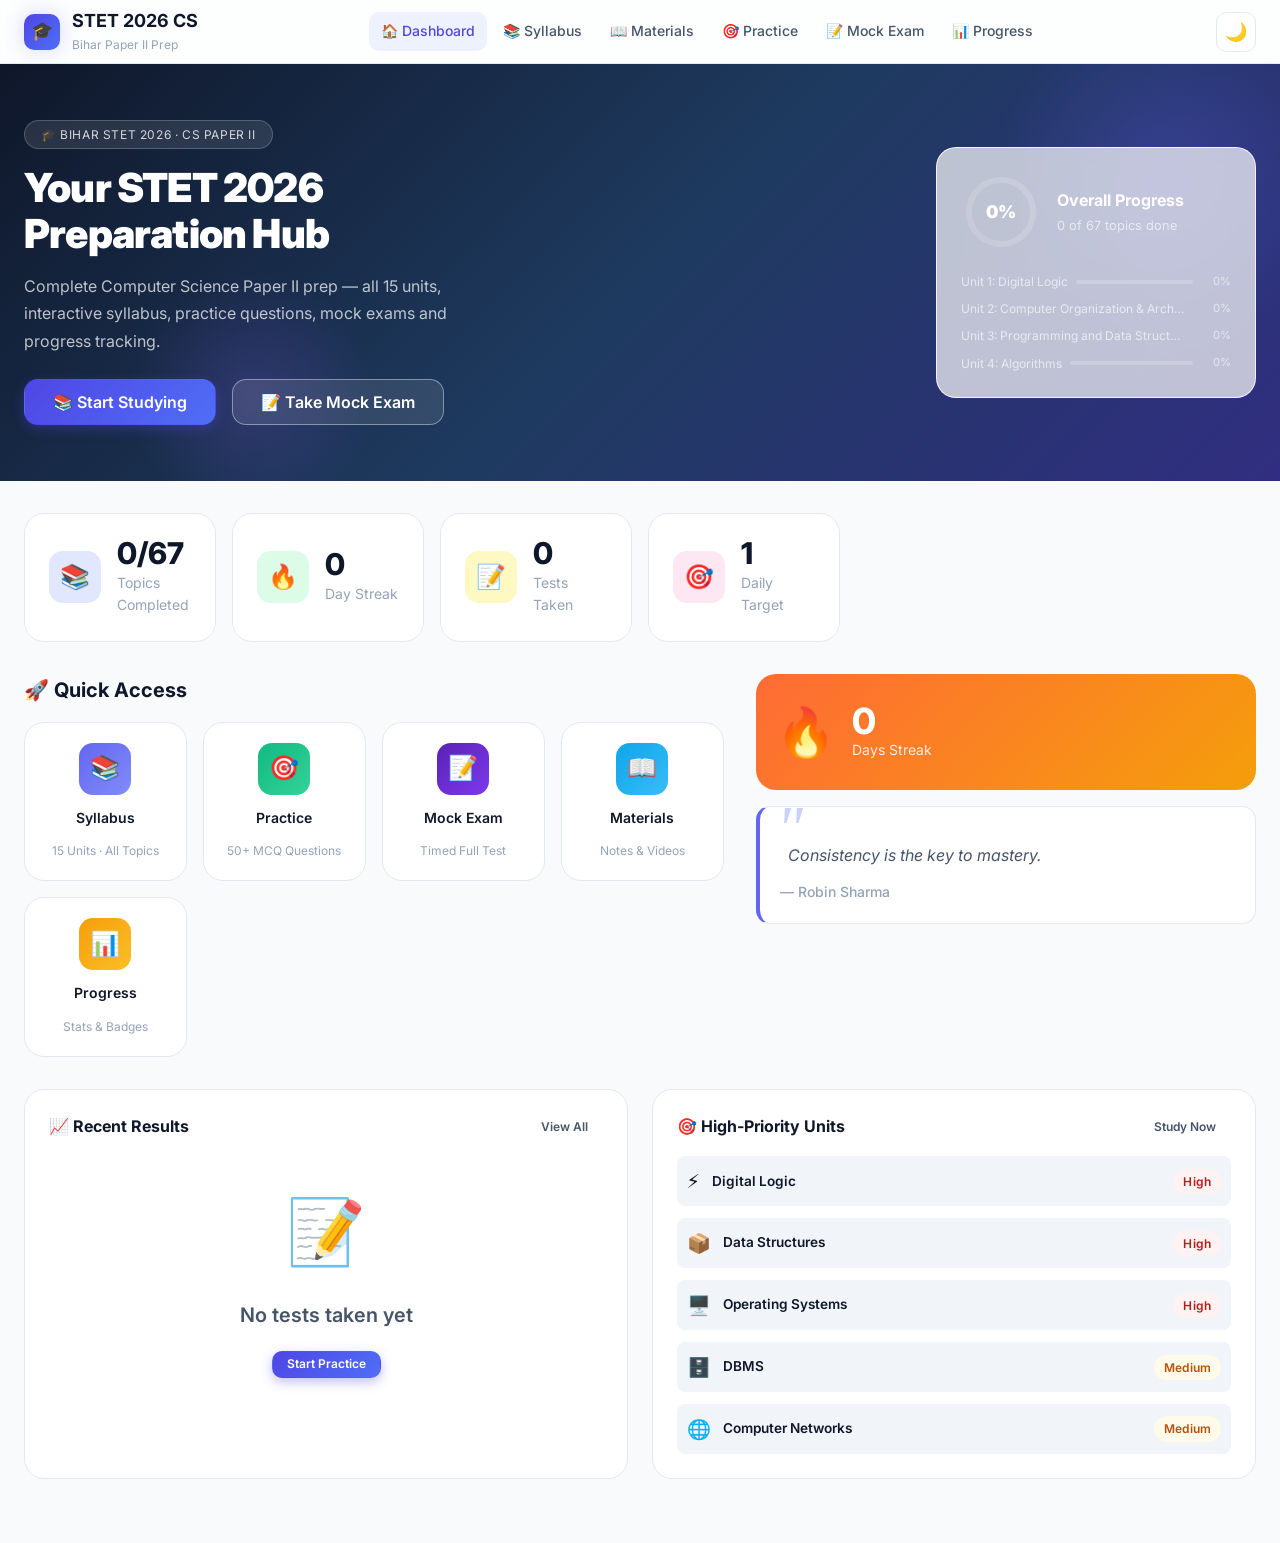
<file: index.html>
<!DOCTYPE html>
<html lang="en">
<head>
  <meta charset="UTF-8">
  <meta name="viewport" content="width=device-width, initial-scale=1.0">
  <meta name="description" content="Bihar STET 2026 Computer Science Paper II — Complete exam preparation platform with syllabus, practice tests, mock exams, and progress tracking.">
  <meta name="theme-color" content="#1e3a5f">
  <link rel="canonical" href="https://mrvijaykr56.github.io/stet-exam-prep/">
  
  <!-- Open Graph / Social Media -->
  <meta property="og:type" content="website">
  <meta property="og:url" content="https://mrvijaykr56.github.io/stet-exam-prep/">
  <meta property="og:title" content="Bihar STET 2026 CS Prep — Dashboard">
  <meta property="og:description" content="Bihar STET 2026 Computer Science Paper II — Complete exam preparation platform with syllabus, practice tests, mock exams, and progress tracking.">
  <meta property="og:site_name" content="STET 2026 CS Prep">
  
  <!-- Twitter Card -->
  <meta name="twitter:card" content="summary_large_image">
  <meta name="twitter:title" content="Bihar STET 2026 CS Prep — Dashboard">
  <meta name="twitter:description" content="Bihar STET 2026 Computer Science Paper II — Complete exam preparation platform with syllabus, practice tests, mock exams, and progress tracking.">
  
  <!-- Structured Data (Schema.org) -->
  <script type="application/ld+json">
  {
    "@context": "https://schema.org",
    "@type": "LearningResource",
    "name": "Bihar STET 2026 Computer Science Paper II Exam Prep",
    "description": "Complete preparation platform for Bihar STET 2026 Computer Science Paper II exam including syllabus, study materials, practice questions, and full mock exams.",
    "educationalLevel": "Post-Graduate / Teacher Eligibility Test",
    "learningResourceType": "Exam Preparation / Practice Test",
    "inLanguage": "en",
    "isAccessibleForFree": true,
    "url": "https://mrvijaykr56.github.io/stet-exam-prep/"
  }
  </script>

  <link rel="manifest" href="manifest.json">
  <title>Bihar STET 2026 CS Prep — Dashboard</title>
  <link rel="icon" href="data:image/svg+xml,<svg xmlns='http://www.w3.org/2000/svg' viewBox='0 0 100 100'><text y='.9em' font-size='90'>🎓</text></svg>">
  <!-- Google Fonts: non-blocking via preconnect + link (replaces @import in CSS) -->
  <link rel="preconnect" href="https://fonts.googleapis.com">
  <link rel="preconnect" href="https://fonts.gstatic.com" crossorigin>
  <link rel="stylesheet" href="https://fonts.googleapis.com/css2?family=Inter:wght@400;500;600;700;800;900&family=JetBrains+Mono:wght@400;500&display=swap">
  <link rel="stylesheet" href="css/styles.css">
  <link rel="stylesheet" href="css/components.css">

</head>
<body>

<!-- ── Navigation ── -->
<nav class="navbar" aria-label="Main navigation">
  <div class="navbar__inner">
    <a href="index.html" class="navbar__brand" aria-label="Bihar STET 2026 Home">
      <div class="navbar__logo">🎓</div>
      <div>
        <span class="navbar__title">STET 2026 CS</span>
        <span class="navbar__subtitle">Bihar Paper II Prep</span>
      </div>
    </a>
    <nav class="navbar__nav" aria-label="Page navigation">
      <a href="index.html"    class="navbar__link" id="nav-home">🏠 Dashboard</a>
      <a href="syllabus.html" class="navbar__link" id="nav-syllabus">📚 Syllabus</a>
      <a href="materials.html"class="navbar__link" id="nav-materials">📖 Materials</a>
      <a href="practice.html" class="navbar__link" id="nav-practice">🎯 Practice</a>
      <a href="mock-exam.html"class="navbar__link" id="nav-exam">📝 Mock Exam</a>
      <a href="progress.html" class="navbar__link" id="nav-progress">📊 Progress</a>
    </nav>
    <div class="navbar__actions">
      <button class="theme-toggle" id="theme-toggle" aria-label="Toggle dark mode" title="Toggle theme">
        <span id="theme-icon">🌙</span>
      </button>
      <button class="hamburger" id="hamburger" aria-label="Open menu" aria-expanded="false">
        <span class="hamburger__line"></span>
        <span class="hamburger__line"></span>
        <span class="hamburger__line"></span>
      </button>
    </div>
  </div>
</nav>

<!-- Mobile Nav -->
<div class="mobile-nav" id="mobile-nav" role="dialog" aria-label="Mobile navigation">
  <div class="mobile-nav__backdrop"></div>
  <div class="mobile-nav__panel">
    <a href="index.html"    class="navbar__link">🏠 Dashboard</a>
    <a href="syllabus.html" class="navbar__link">📚 Syllabus</a>
    <a href="materials.html"class="navbar__link">📖 Materials</a>
    <a href="practice.html" class="navbar__link">🎯 Practice</a>
    <a href="mock-exam.html"class="navbar__link">📝 Mock Exam</a>
    <a href="progress.html" class="navbar__link">📊 Progress</a>
  </div>
</div>

<main class="page-wrapper">

  <!-- Hero Banner -->
  <div style="background:linear-gradient(135deg,#0f172a 0%,#1e3a5f 50%,#312e81 100%);padding:3.5rem 0;position:relative;overflow:hidden;">
    <div style="position:absolute;top:-60px;right:-60px;width:350px;height:350px;background:radial-gradient(circle,rgba(99,102,241,0.25) 0%,transparent 70%);pointer-events:none;"></div>
    <div style="position:absolute;bottom:-40px;left:10%;width:250px;height:250px;background:radial-gradient(circle,rgba(139,92,246,0.2) 0%,transparent 70%);pointer-events:none;"></div>
    <div class="container container--wide" style="position:relative;z-index:1;">
      <div class="hero-grid">

        <div>
          <div style="display:inline-flex;align-items:center;gap:0.5rem;background:rgba(255,255,255,0.1);border:1px solid rgba(255,255,255,0.2);border-radius:9999px;padding:0.25rem 1rem;font-size:0.75rem;color:rgba(255,255,255,0.8);margin-bottom:1rem;text-transform:uppercase;letter-spacing:0.05em;">
            🎓 Bihar STET 2026 · CS Paper II
          </div>
          <h1 style="font-size:2.5rem;font-weight:900;color:#fff;line-height:1.15;margin-bottom:1rem;">
            Your STET 2026<br>Preparation Hub
          </h1>
          <p style="color:rgba(255,255,255,0.72);font-size:1rem;margin-bottom:1.5rem;max-width:480px;">
            Complete Computer Science Paper II prep — all 15 units, interactive syllabus, practice questions, mock exams and progress tracking.
          </p>
          <div style="display:flex;gap:1rem;flex-wrap:wrap;">
            <a href="syllabus.html" class="btn btn--primary btn--lg">📚 Start Studying</a>
            <a href="mock-exam.html" class="btn btn--secondary btn--lg" style="color:#fff;border-color:rgba(255,255,255,0.4);background:rgba(255,255,255,0.1);">📝 Take Mock Exam</a>
          </div>
        </div>
        <div style="display:flex;justify-content:flex-end;">
          <div class="card card--glass" style="max-width:320px;width:100%;">
            <div style="display:flex;align-items:center;gap:1rem;margin-bottom:1.25rem;">
              <div style="display:inline-flex;align-items:center;justify-content:center;position:relative;width:80px;height:80px;">
                <svg width="80" height="80" viewBox="0 0 80 80" style="transform:rotate(-90deg)">
                  <defs>
                    <linearGradient id="heroRing" x1="0%" y1="0%" x2="100%" y2="0%">
                      <stop offset="0%" style="stop-color:#6366f1"/>
                      <stop offset="100%" style="stop-color:#818cf8"/>
                    </linearGradient>
                  </defs>
                  <circle cx="40" cy="40" r="32" fill="none" stroke="rgba(255,255,255,0.15)" stroke-width="6"/>
                  <circle id="hero-ring" cx="40" cy="40" r="32" fill="none" stroke="url(#heroRing)" stroke-width="6"
                    stroke-linecap="round" stroke-dasharray="201" stroke-dashoffset="201"/>
                </svg>
                <div style="position:absolute;text-align:center;">
                  <div id="hero-pct" style="font-size:1.1rem;font-weight:900;color:#fff;">0%</div>
                </div>
              </div>
              <div>
                <div style="color:#fff;font-weight:700;font-size:1rem;">Overall Progress</div>
                <div id="hero-topics" style="color:rgba(255,255,255,0.65);font-size:0.8rem;margin-top:2px;">0 topics done</div>
              </div>
            </div>
            <div style="display:flex;flex-direction:column;gap:0.5rem;" id="hero-unit-pills">
              <!-- Filled by JS -->
            </div>
          </div>
        </div>
      </div>
    </div>
  </div>

  <div class="page-content container--wide">

    <!-- Stats Row -->
    <div style="display:grid;grid-template-columns:repeat(auto-fill,minmax(180px,1fr));gap:1rem;margin-bottom:2rem;" id="stats-row">
      <div class="stat-card animate-fadeIn" style="animation-delay:0.05s;">
        <div class="stat-card__icon" style="background:#e0e7ff;">📚</div>
        <div>
          <div class="stat-card__value" id="stat-topics">—</div>
          <div class="stat-card__label">Topics Completed</div>
        </div>
      </div>
      <div class="stat-card animate-fadeIn" style="animation-delay:0.1s;">
        <div class="stat-card__icon" style="background:#dcfce7;">🔥</div>
        <div>
          <div class="stat-card__value" id="stat-streak">0</div>
          <div class="stat-card__label">Day Streak</div>
        </div>
      </div>
      <div class="stat-card animate-fadeIn" style="animation-delay:0.15s;">
        <div class="stat-card__icon" style="background:#fef9c3;">📝</div>
        <div>
          <div class="stat-card__value" id="stat-exams">0</div>
          <div class="stat-card__label">Tests Taken</div>
        </div>
      </div>
      <div class="stat-card animate-fadeIn" style="animation-delay:0.2s;">
        <div class="stat-card__icon" style="background:#fce7f3;">🎯</div>
        <div>
          <div class="stat-card__value" id="stat-daily">—</div>
          <div class="stat-card__label">Daily Target</div>
        </div>
      </div>
    </div>

    <div class="dashboard-main-grid">


      <!-- Quick Navigation -->
      <div>
        <div class="section-header" style="margin-bottom:1rem;">
          <div class="section-title">🚀 Quick Access</div>
        </div>
        <div class="quick-nav">
          <a href="syllabus.html" class="quick-nav-card animate-fadeIn" style="animation-delay:0.1s;">
            <div class="quick-nav-card__icon" style="background:linear-gradient(135deg,#6366f1,#818cf8);">📚</div>
            <div class="quick-nav-card__label">Syllabus</div>
            <div class="quick-nav-card__sub">15 Units · All Topics</div>
          </a>
          <a href="practice.html" class="quick-nav-card animate-fadeIn" style="animation-delay:0.15s;">
            <div class="quick-nav-card__icon" style="background:linear-gradient(135deg,#10b981,#34d399);">🎯</div>
            <div class="quick-nav-card__label">Practice</div>
            <div class="quick-nav-card__sub">50+ MCQ Questions</div>
          </a>
          <a href="mock-exam.html" class="quick-nav-card animate-fadeIn" style="animation-delay:0.2s;">
            <div class="quick-nav-card__icon" style="background:linear-gradient(135deg,#5b21b6,#7c3aed);">📝</div>
            <div class="quick-nav-card__label">Mock Exam</div>
            <div class="quick-nav-card__sub">Timed Full Test</div>
          </a>
          <a href="materials.html" class="quick-nav-card animate-fadeIn" style="animation-delay:0.25s;">
            <div class="quick-nav-card__icon" style="background:linear-gradient(135deg,#0ea5e9,#38bdf8);">📖</div>
            <div class="quick-nav-card__label">Materials</div>
            <div class="quick-nav-card__sub">Notes & Videos</div>
          </a>
          <a href="progress.html" class="quick-nav-card animate-fadeIn" style="animation-delay:0.3s;">
            <div class="quick-nav-card__icon" style="background:linear-gradient(135deg,#f59e0b,#fbbf24);">📊</div>
            <div class="quick-nav-card__label">Progress</div>
            <div class="quick-nav-card__sub">Stats & Badges</div>
          </a>
        </div>
      </div>

      <!-- Streak + Quote -->
      <div style="display:flex;flex-direction:column;gap:1rem;">
        <div class="streak-card" id="streak-display">
          <div class="streak-flame">🔥</div>
          <div>
            <div class="streak-count" id="streak-num">0</div>
            <div class="streak-label" id="streak-label">Day Streak</div>
          </div>
        </div>
        <div class="quote-card" id="quote-display">
          <div class="quote-card__text">Loading your daily inspiration…</div>
        </div>
      </div>
    </div>

    <!-- Recent Activity & Unit Progress -->
    <div class="dashboard-bottom-grid">


      <!-- Recent Results -->
      <div class="card">
        <div class="section-header" style="margin-bottom:1rem;">
          <div class="section-title" style="font-size:1rem;">📈 Recent Results</div>
          <a href="progress.html" class="btn btn--sm btn--ghost">View All</a>
        </div>
        <div id="recent-results">
          <div class="empty-state" style="padding:1.5rem;">
            <div class="empty-state__icon">📝</div>
            <div class="empty-state__title">No tests taken yet</div>
            <a href="practice.html" class="btn btn--sm btn--primary" style="margin-top:0.75rem;">Start Practice</a>
          </div>
        </div>
      </div>

      <!-- Top Units -->
      <div class="card">
        <div class="section-header" style="margin-bottom:1rem;">
          <div class="section-title" style="font-size:1rem;">🎯 High-Priority Units</div>
          <a href="syllabus.html" class="btn btn--sm btn--ghost">Study Now</a>
        </div>
        <div style="display:flex;flex-direction:column;gap:0.75rem;">
          <div style="display:flex;align-items:center;gap:0.75rem;padding:0.6rem;background:var(--bg-surface-2);border-radius:8px;">
            <span style="font-size:1.2rem;">⚡</span>
            <div style="flex:1;font-size:0.85rem;font-weight:600;">Digital Logic</div>
            <span class="badge badge--danger">High</span>
          </div>
          <div style="display:flex;align-items:center;gap:0.75rem;padding:0.6rem;background:var(--bg-surface-2);border-radius:8px;">
            <span style="font-size:1.2rem;">📦</span>
            <div style="flex:1;font-size:0.85rem;font-weight:600;">Data Structures</div>
            <span class="badge badge--danger">High</span>
          </div>
          <div style="display:flex;align-items:center;gap:0.75rem;padding:0.6rem;background:var(--bg-surface-2);border-radius:8px;">
            <span style="font-size:1.2rem;">🖥️</span>
            <div style="flex:1;font-size:0.85rem;font-weight:600;">Operating Systems</div>
            <span class="badge badge--danger">High</span>
          </div>
          <div style="display:flex;align-items:center;gap:0.75rem;padding:0.6rem;background:var(--bg-surface-2);border-radius:8px;">
            <span style="font-size:1.2rem;">🗄️</span>
            <div style="flex:1;font-size:0.85rem;font-weight:600;">DBMS</div>
            <span class="badge badge--warning">Medium</span>
          </div>
          <div style="display:flex;align-items:center;gap:0.75rem;padding:0.6rem;background:var(--bg-surface-2);border-radius:8px;">
            <span style="font-size:1.2rem;">🌐</span>
            <div style="flex:1;font-size:0.85rem;font-weight:600;">Computer Networks</div>
            <span class="badge badge--warning">Medium</span>
          </div>
        </div>
      </div>
    </div>

  </div>
</main>

<script type="module">
  import { initApp, showToast, getMotivationalQuote, fetchJSON, animateCounter, requestNotificationPermission } from './js/app.js';
  import {
    getProgress, getOverallProgress, getCurrentStreak,
    getResults, calculateDailyTarget, updateStreak,
  } from './js/storage.js';


  initApp();

  async function loadDashboard() {
    // Quote
    const q = getMotivationalQuote();
    const quoteEl = document.getElementById('quote-display');
    if (quoteEl) quoteEl.innerHTML = `<div class="quote-card__text">${q.text}</div><div class="quote-card__author">— ${q.author}</div>`;

    // Streak
    const streak = getCurrentStreak();
    const streakEl = document.getElementById('streak-num');
    const streakLabel = document.getElementById('streak-label');
    if (streakEl) streakEl.textContent = streak;
    if (streakLabel) streakLabel.textContent = streak === 1 ? 'Day Streak' : 'Days Streak';

    // Results
    const results = getResults();
    const resultsEl = document.getElementById('recent-results');
    if (resultsEl && results.length > 0) {
      resultsEl.innerHTML = results.slice(0, 4).map(r => `
        <div style="display:flex;align-items:center;justify-content:space-between;padding:0.6rem;border-bottom:1px solid var(--border-color);font-size:0.85rem;">
          <span style="color:var(--text-secondary);">${r.label || r.type}</span>
          <span class="badge ${r.percent >= 75 ? 'badge--success' : r.percent >= 50 ? 'badge--warning' : 'badge--danger'}">${r.percent}%</span>
        </div>
      `).join('');
    }

    document.getElementById('stat-streak').textContent = streak;
    document.getElementById('stat-exams').textContent = results.length;

    // Load syllabus for progress
    try {
      const sData = await fetchJSON('./data/syllabus.json');
      const units = sData.units;
      const progress = getProgress();
      const overall = getOverallProgress(units);
      let total = 0, done = 0;
      units.forEach(u => u.topics.forEach(t => { total++; if (progress[t.id] === 'done') done++; }));
      const daily = calculateDailyTarget(units);

      // Hero ring
      const ring = document.getElementById('hero-ring');
      const circumference = 201;
      if (ring) ring.style.strokeDashoffset = circumference - (overall / 100) * circumference;

      const pctEl = document.getElementById('hero-pct');
      if (pctEl) pctEl.textContent = `${overall}%`;

      const topicsEl = document.getElementById('hero-topics');
      if (topicsEl) topicsEl.textContent = `${done} of ${total} topics done`;

      // Unit pills in hero
      const pillEl = document.getElementById('hero-unit-pills');
      if (pillEl) {
        const topUnits = units.slice(0, 4);
        pillEl.innerHTML = topUnits.map(u => {
          let ud = 0;
          u.topics.forEach(t => { if (progress[t.id] === 'done') ud++; });
          const pct = Math.round(ud / u.topics.length * 100);
          return `<div style="display:flex;align-items:center;gap:0.5rem;">
            <span style="font-size:0.75rem;color:rgba(255,255,255,0.65);min-width:90px;overflow:hidden;text-overflow:ellipsis;white-space:nowrap;">Unit ${u.number}: ${u.title}</span>
            <div style="flex:1;height:4px;background:rgba(255,255,255,0.2);border-radius:9999px;overflow:hidden;">
              <div style="height:100%;width:${pct}%;background:linear-gradient(90deg,#6366f1,#818cf8);border-radius:9999px;transition:width 1s ease;"></div>
            </div>
            <span style="font-size:0.7rem;color:rgba(255,255,255,0.6);min-width:30px;text-align:right;">${pct}%</span>
          </div>`;
        }).join('');
      }

      document.getElementById('stat-topics').textContent = `${done}/${total}`;
      document.getElementById('stat-daily').textContent = daily;

    } catch {
      document.getElementById('stat-topics').textContent = '—';
      document.getElementById('stat-daily').textContent = '—';
    }
  }

  loadDashboard();
  // Note: updateStreak() is intentionally NOT called here.
  // Streak must only be updated on genuine study activity (practice, exam, marking topics),
  // not on every dashboard visit — which would let users earn streaks without studying.
</script>

</body>
</html>
</file>
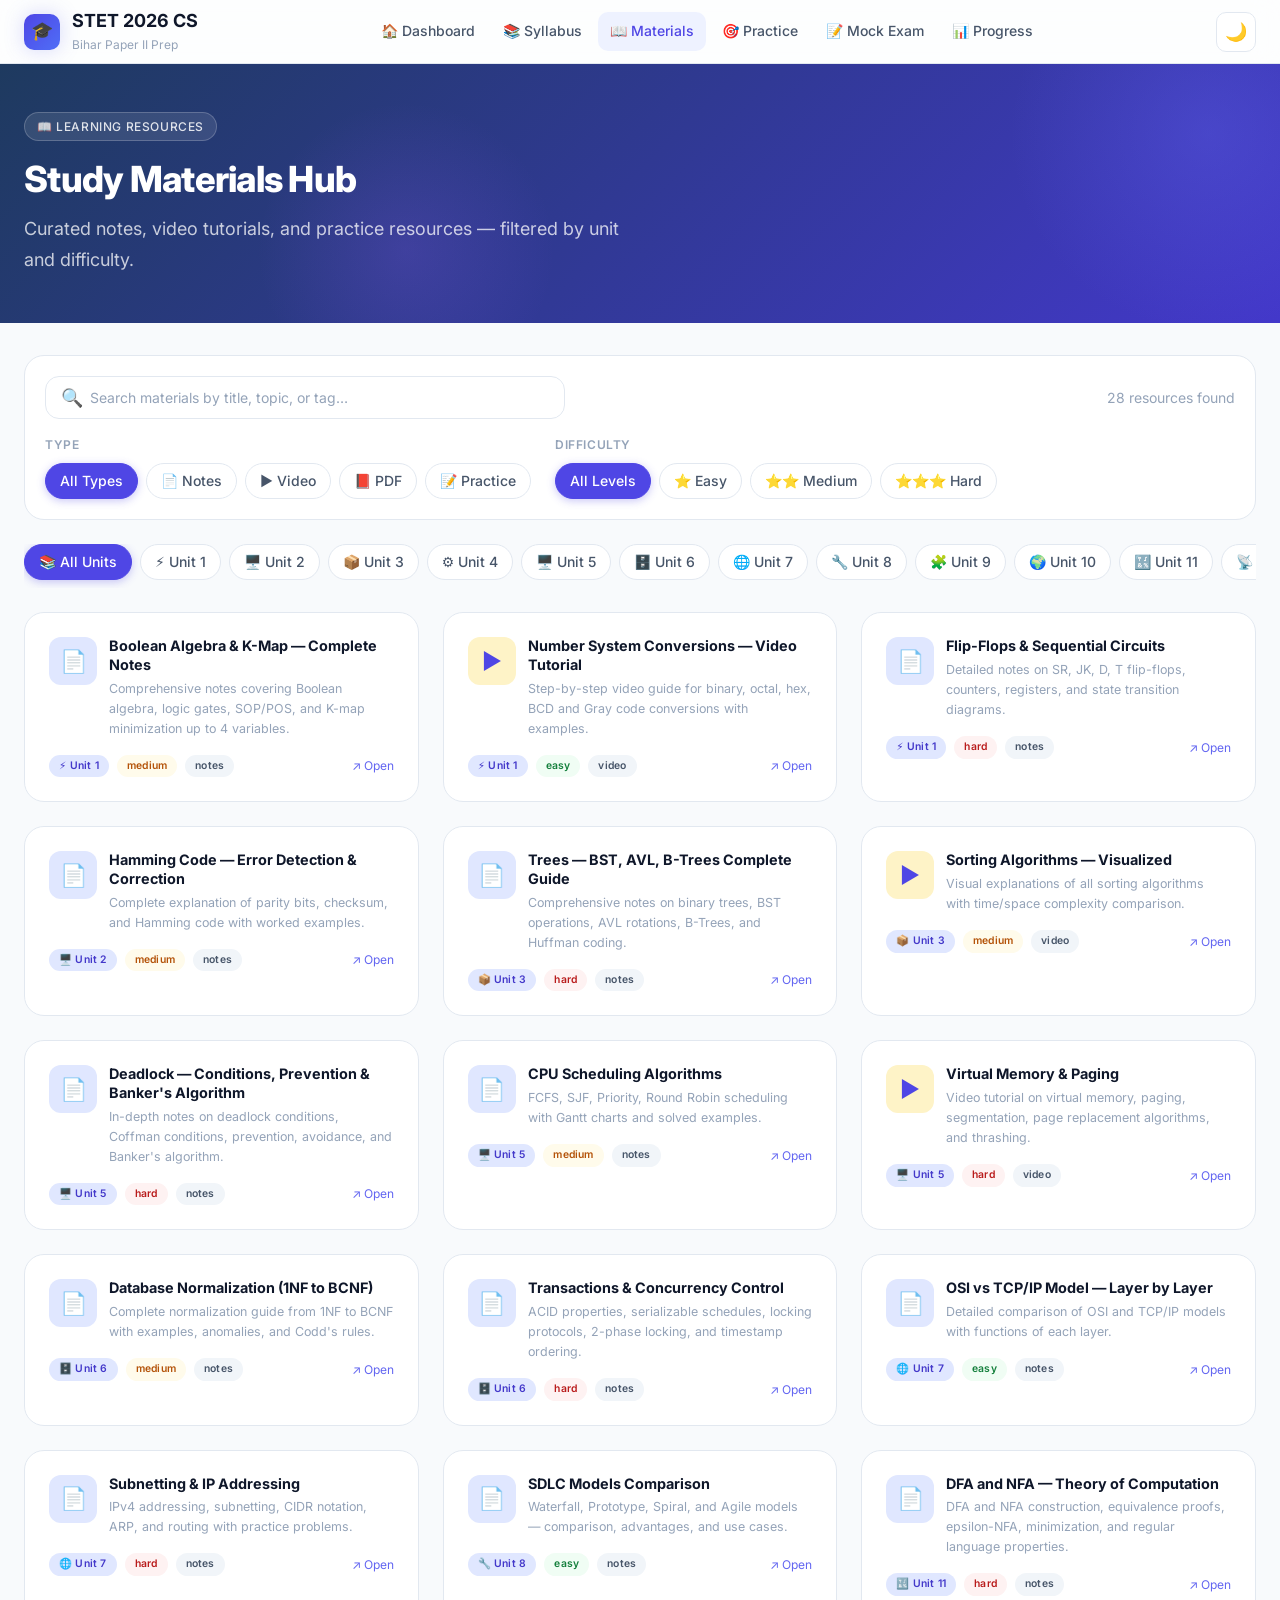
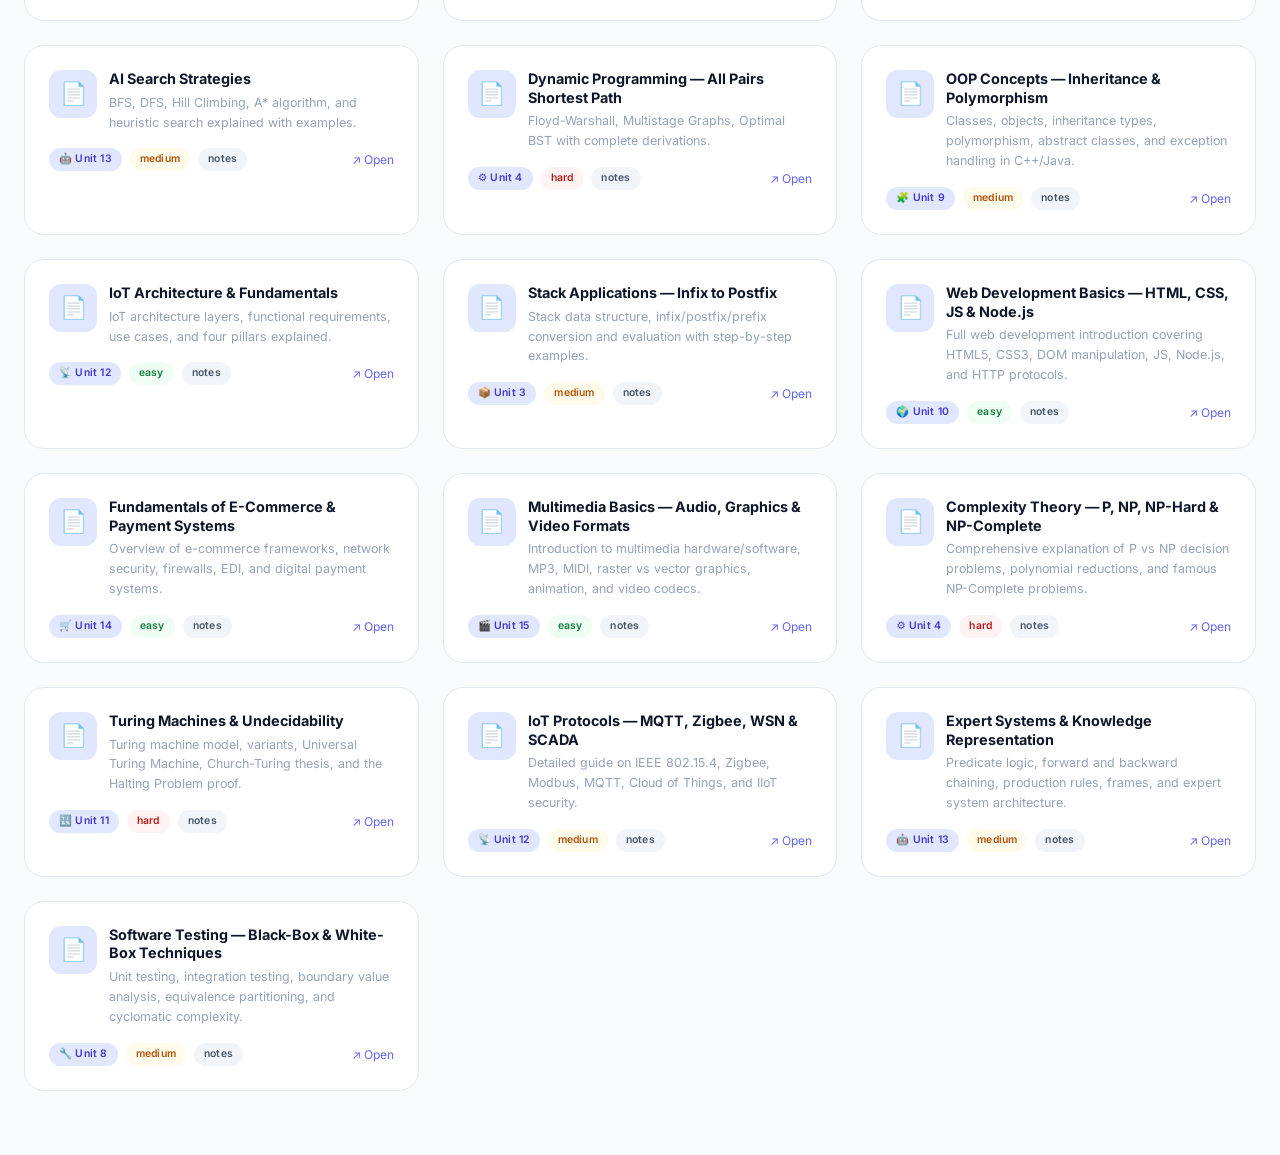
<file: materials.html>
<!DOCTYPE html>
<html lang="en">
<head>
  <meta charset="UTF-8">
  <meta name="viewport" content="width=device-width, initial-scale=1.0">
  <meta name="description" content="Bihar STET 2026 CS Paper II Study Materials — Notes, Videos, PDFs organized by unit and topic.">
  <meta name="theme-color" content="#1e3a5f">
  <link rel="canonical" href="https://mrvijaykr56.github.io/stet-exam-prep/materials.html">
  
  <!-- Open Graph / Social Media -->
  <meta property="og:type" content="website">
  <meta property="og:url" content="https://mrvijaykr56.github.io/stet-exam-prep/materials.html">
  <meta property="og:title" content="Study Materials — Bihar STET 2026 CS Prep">
  <meta property="og:description" content="Bihar STET 2026 CS Paper II Study Materials — Notes, Videos, PDFs organized by unit and topic.">
  <meta property="og:site_name" content="STET 2026 CS Prep">
  
  <!-- Twitter Card -->
  <meta name="twitter:card" content="summary_large_image">
  <meta name="twitter:title" content="Study Materials — Bihar STET 2026 CS Prep">
  <meta name="twitter:description" content="Bihar STET 2026 CS Paper II Study Materials — Notes, Videos, PDFs organized by unit and topic.">
  <title>Study Materials — Bihar STET 2026 CS Prep</title>
  <link rel="icon" href="data:image/svg+xml,<svg xmlns='http://www.w3.org/2000/svg' viewBox='0 0 100 100'><text y='.9em' font-size='90'>📖</text></svg>">
  <!-- Google Fonts: non-blocking via preconnect + link -->
  <link rel="preconnect" href="https://fonts.googleapis.com">
  <link rel="preconnect" href="https://fonts.gstatic.com" crossorigin>
  <link rel="stylesheet" href="https://fonts.googleapis.com/css2?family=Inter:wght@400;500;600;700;800;900&family=JetBrains+Mono:wght@400;500&display=swap">
  <link rel="stylesheet" href="css/styles.css">
  <link rel="stylesheet" href="css/components.css">

</head>
<body>

<nav class="navbar">
  <div class="navbar__inner">
    <a href="index.html" class="navbar__brand">
      <div class="navbar__logo">🎓</div>
      <div><span class="navbar__title">STET 2026 CS</span><span class="navbar__subtitle">Bihar Paper II Prep</span></div>
    </a>
    <nav class="navbar__nav">
      <a href="index.html" class="navbar__link">🏠 Dashboard</a>
      <a href="syllabus.html" class="navbar__link">📚 Syllabus</a>
      <a href="materials.html" class="navbar__link">📖 Materials</a>

      <a href="practice.html" class="navbar__link">🎯 Practice</a>
      <a href="mock-exam.html" class="navbar__link">📝 Mock Exam</a>
      <a href="progress.html" class="navbar__link">📊 Progress</a>
    </nav>
    <div class="navbar__actions">
      <button class="theme-toggle" id="theme-toggle"><span id="theme-icon">🌙</span></button>
      <button class="hamburger" id="hamburger" aria-label="Open menu" aria-expanded="false">
        <span class="hamburger__line"></span><span class="hamburger__line"></span><span class="hamburger__line"></span>
      </button>
    </div>
  </div>
</nav>
<div class="mobile-nav" id="mobile-nav" role="dialog" aria-label="Mobile navigation">
  <div class="mobile-nav__backdrop"></div>
  <div class="mobile-nav__panel">
    <a href="index.html" class="navbar__link">🏠 Dashboard</a>
    <a href="syllabus.html" class="navbar__link">📚 Syllabus</a>
    <a href="materials.html" class="navbar__link">📖 Materials</a>
    <a href="practice.html" class="navbar__link">🎯 Practice</a>
    <a href="mock-exam.html" class="navbar__link">📝 Mock Exam</a>
    <a href="progress.html" class="navbar__link">📊 Progress</a>
  </div>
</div>

<main class="page-wrapper">
  <div class="page-header">
    <div class="page-header__inner">
      <div class="page-header__tag">📖 Learning Resources</div>
      <h1 class="page-header__title">Study Materials Hub</h1>
      <p class="page-header__subtitle">Curated notes, video tutorials, and practice resources — filtered by unit and difficulty.</p>
    </div>
  </div>

  <div class="page-content">

    <!-- Filters -->
    <div class="card" style="margin-bottom:1.5rem;padding:1.25rem;">
      <div style="display:grid;grid-template-columns:1fr auto;gap:1rem;align-items:end;flex-wrap:wrap;margin-bottom:1rem;">
        <div class="search-box" style="max-width:520px;">
          <span class="search-box__icon">🔍</span>
          <input type="search" id="search-input" class="search-input" placeholder="Search materials by title, topic, or tag…" aria-label="Search materials">
        </div>
        <div id="result-count" style="font-size:0.875rem;color:var(--text-muted);white-space:nowrap;padding-bottom:0.625rem;">Loading…</div>
      </div>

      <div style="display:flex;flex-wrap:wrap;gap:1.5rem;">
        <div>
          <div style="font-size:0.75rem;font-weight:600;color:var(--text-muted);text-transform:uppercase;letter-spacing:0.05em;margin-bottom:0.5rem;">Type</div>
          <div class="chip-group" id="type-filters">
            <div class="chip active" data-type="">All Types</div>
            <div class="chip" data-type="notes">📄 Notes</div>
            <div class="chip" data-type="video">▶️ Video</div>
            <div class="chip" data-type="pdf">📕 PDF</div>
            <div class="chip" data-type="practice">📝 Practice</div>
          </div>
        </div>
        <div>
          <div style="font-size:0.75rem;font-weight:600;color:var(--text-muted);text-transform:uppercase;letter-spacing:0.05em;margin-bottom:0.5rem;">Difficulty</div>
          <div class="chip-group" id="diff-filters">
            <div class="chip active" data-diff="">All Levels</div>
            <div class="chip" data-diff="easy">⭐ Easy</div>
            <div class="chip" data-diff="medium">⭐⭐ Medium</div>
            <div class="chip" data-diff="hard">⭐⭐⭐ Hard</div>
          </div>
        </div>
      </div>
    </div>

    <!-- Unit Filter Chips -->
    <div style="margin-bottom:1.5rem;overflow-x:auto;padding-bottom:0.5rem;">
      <div class="chip-group" id="unit-filters" style="flex-wrap:nowrap;">
        <div class="chip active" data-unit="" style="white-space:nowrap;">📚 All Units</div>
      </div>
    </div>

    <!-- Materials Grid -->
    <div id="materials-grid" class="auto-grid">
      <div class="loading-overlay" style="grid-column:1/-1;">
        <div class="spinner"></div><span style="margin-top:0.5rem;">Loading materials…</span>
      </div>
    </div>

  </div>
</main>

<script type="module">
  import { initApp, fetchJSON, showToast } from './js/app.js';
  initApp();

  let allMaterials = [];
  let syllabusUnits = [];
  let activeType = '';
  let activeDiff = '';
  let activeUnit = '';
  let searchQuery = '';

  const typeIcons = { notes: '📄', video: '▶️', pdf: '📕', practice: '📝' };
  const typeBgs   = { notes: '#e0e7ff', video: '#fef3c7', pdf: '#fce7e7', practice: '#dcfce7' };
  const diffBadge = { easy: 'badge--success', medium: 'badge--warning', hard: 'badge--danger' };

  async function loadData() {
    try {
      const [mData, sData] = await Promise.all([
        fetchJSON('./data/materials.json'),
        fetchJSON('./data/syllabus.json'),
      ]);
      allMaterials  = mData.materials;
      syllabusUnits = sData.units;
      buildUnitChips();
      renderMaterials();
    } catch {
      document.getElementById('materials-grid').innerHTML = `
        <div class="empty-state" style="grid-column:1/-1;">
          <div class="empty-state__icon">⚠️</div>
          <div class="empty-state__title">Could not load materials</div>
          <p>Please run via a local server (e.g., <code>npx serve</code>).</p>
        </div>`;
    }
  }

  function buildUnitChips() {
    const container = document.getElementById('unit-filters');
    syllabusUnits.forEach(u => {
      const chip = document.createElement('div');
      chip.className = 'chip';
      chip.dataset.unit = u.id;
      chip.style.whiteSpace = 'nowrap';
      chip.innerHTML = `${u.icon} Unit ${u.number}`;
      chip.title = u.title;
      container.appendChild(chip);
    });
    container.querySelectorAll('.chip').forEach(c => {
      c.addEventListener('click', () => {
        container.querySelectorAll('.chip').forEach(x => x.classList.remove('active'));
        c.classList.add('active');
        activeUnit = c.dataset.unit;
        renderMaterials();
      });
    });
  }

  function filterMaterials() {
    return allMaterials.filter(m => {
      if (activeType && m.type !== activeType) return false;
      if (activeDiff && m.difficulty !== activeDiff) return false;
      if (activeUnit && m.unit !== activeUnit) return false;
      if (searchQuery) {
        const q = searchQuery.toLowerCase();
        return m.title.toLowerCase().includes(q) ||
               m.description.toLowerCase().includes(q) ||
               (m.tags || []).some(t => t.toLowerCase().includes(q));
      }
      return true;
    });
  }

  function renderMaterials() {
    const grid = document.getElementById('materials-grid');
    const items = filterMaterials();
    document.getElementById('result-count').textContent = `${items.length} resource${items.length !== 1 ? 's' : ''} found`;

    if (items.length === 0) {
      grid.innerHTML = `
        <div class="empty-state" style="grid-column:1/-1;">
          <div class="empty-state__icon">🔍</div>
          <div class="empty-state__title">No materials match</div>
          <p>Try adjusting your filters or search query.</p>
        </div>`;
      return;
    }

    grid.innerHTML = items.map(m => {
      const unit = syllabusUnits.find(u => u.id === m.unit);
      return `
        <a href="${m.url}" target="_blank" rel="noopener" class="card card--hover animate-fadeIn"
           style="text-decoration:none;display:flex;flex-direction:column;gap:1rem;" aria-label="${m.title}">
          <div style="display:flex;align-items:flex-start;gap:0.75rem;">
            <div style="width:48px;height:48px;border-radius:12px;background:${typeBgs[m.type]||'#e0e7ff'};display:flex;align-items:center;justify-content:center;font-size:22px;flex-shrink:0;">
              ${typeIcons[m.type] || '📄'}
            </div>
            <div style="flex:1;min-width:0;">
              <div style="font-size:0.9rem;font-weight:700;color:var(--text-primary);margin-bottom:4px;line-height:1.3;">${m.title}</div>
              <div style="font-size:0.78rem;color:var(--text-muted);">${m.description}</div>
            </div>
          </div>
          <div style="display:flex;align-items:center;gap:0.5rem;flex-wrap:wrap;">
            ${unit ? `<span class="badge badge--primary" style="font-size:0.65rem;">${unit.icon} Unit ${unit.number}</span>` : ''}
            <span class="badge ${diffBadge[m.difficulty]||'badge--gray'}" style="font-size:0.65rem;">${m.difficulty}</span>
            <span class="badge badge--gray" style="font-size:0.65rem;">${m.type}</span>
            <span style="margin-left:auto;font-size:0.75rem;color:var(--color-primary-500);">↗ Open</span>
          </div>
        </a>
      `;
    }).join('');
  }

  // Filter chips
  document.getElementById('type-filters').querySelectorAll('.chip').forEach(c => {
    c.addEventListener('click', () => {
      document.getElementById('type-filters').querySelectorAll('.chip').forEach(x => x.classList.remove('active'));
      c.classList.add('active');
      activeType = c.dataset.type;
      renderMaterials();
    });
  });

  document.getElementById('diff-filters').querySelectorAll('.chip').forEach(c => {
    c.addEventListener('click', () => {
      document.getElementById('diff-filters').querySelectorAll('.chip').forEach(x => x.classList.remove('active'));
      c.classList.add('active');
      activeDiff = c.dataset.diff;
      renderMaterials();
    });
  });

  // Search
  let searchTimer;
  document.getElementById('search-input').addEventListener('input', e => {
    clearTimeout(searchTimer);
    searchTimer = setTimeout(() => {
      searchQuery = e.target.value.trim();
      renderMaterials();
    }, 250);
  });

  loadData();
</script>
</body>
</html>
</file>
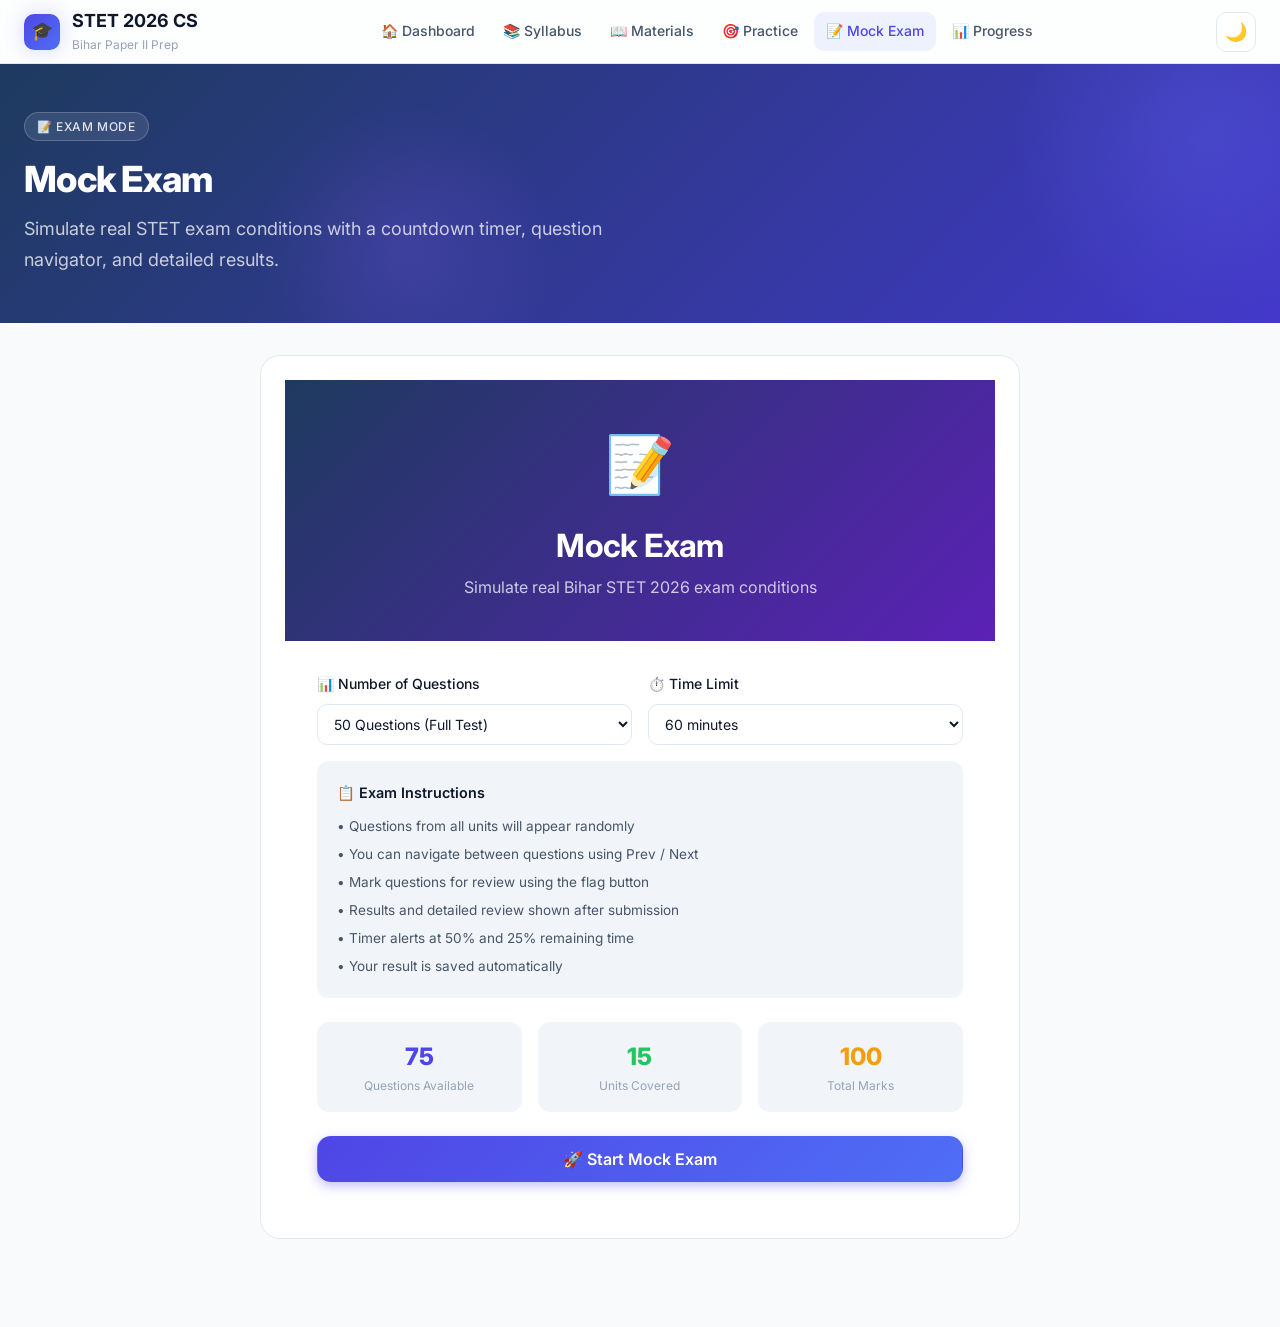
<file: mock-exam.html>
<!DOCTYPE html>
<html lang="en">
<head>
  <meta charset="UTF-8">
  <meta name="viewport" content="width=device-width, initial-scale=1.0">
  <meta name="description" content="Bihar STET 2026 CS Mock Exam — Full timed mock test with results and detailed review.">
  <meta name="theme-color" content="#1e3a5f">
  <link rel="canonical" href="https://mrvijaykr56.github.io/stet-exam-prep/mock-exam.html">
  
  <!-- Open Graph / Social Media -->
  <meta property="og:type" content="website">
  <meta property="og:url" content="https://mrvijaykr56.github.io/stet-exam-prep/mock-exam.html">
  <meta property="og:title" content="Mock Exam — Bihar STET 2026 CS Prep">
  <meta property="og:description" content="Bihar STET 2026 CS Mock Exam — Full timed mock test with results and detailed review.">
  <meta property="og:site_name" content="STET 2026 CS Prep">
  
  <!-- Twitter Card -->
  <meta name="twitter:card" content="summary_large_image">
  <meta name="twitter:title" content="Mock Exam — Bihar STET 2026 CS Prep">
  <meta name="twitter:description" content="Bihar STET 2026 CS Mock Exam — Full timed mock test with results and detailed review.">
  <title>Mock Exam — Bihar STET 2026 CS Prep</title>
  <link rel="icon" href="data:image/svg+xml,<svg xmlns='http://www.w3.org/2000/svg' viewBox='0 0 100 100'><text y='.9em' font-size='90'>📝</text></svg>">
  <!-- Google Fonts: non-blocking via preconnect + link -->
  <link rel="preconnect" href="https://fonts.googleapis.com">
  <link rel="preconnect" href="https://fonts.gstatic.com" crossorigin>
  <link rel="stylesheet" href="https://fonts.googleapis.com/css2?family=Inter:wght@400;500;600;700;800;900&family=JetBrains+Mono:wght@400;500&display=swap">
  <link rel="stylesheet" href="css/styles.css">
  <link rel="stylesheet" href="css/components.css">

</head>
<body>

<nav class="navbar">
  <div class="navbar__inner">
    <a href="index.html" class="navbar__brand">
      <div class="navbar__logo">🎓</div>
      <div><span class="navbar__title">STET 2026 CS</span><span class="navbar__subtitle">Bihar Paper II Prep</span></div>
    </a>
    <nav class="navbar__nav">
      <a href="index.html" class="navbar__link">🏠 Dashboard</a>
      <a href="syllabus.html" class="navbar__link">📚 Syllabus</a>
      <a href="materials.html" class="navbar__link">📖 Materials</a>
      <a href="practice.html" class="navbar__link">🎯 Practice</a>
      <a href="mock-exam.html" class="navbar__link active">📝 Mock Exam</a>
      <a href="progress.html" class="navbar__link">📊 Progress</a>
    </nav>
    <div class="navbar__actions">
      <button class="theme-toggle" id="theme-toggle"><span id="theme-icon">🌙</span></button>
      <button class="hamburger" id="hamburger" aria-label="Open menu" aria-expanded="false">
        <span class="hamburger__line"></span><span class="hamburger__line"></span><span class="hamburger__line"></span>
      </button>
    </div>
  </div>
</nav>
<div class="mobile-nav" id="mobile-nav" role="dialog" aria-label="Mobile navigation">
  <div class="mobile-nav__backdrop"></div>
  <div class="mobile-nav__panel">
    <a href="index.html" class="navbar__link">🏠 Dashboard</a>
    <a href="syllabus.html" class="navbar__link">📚 Syllabus</a>
    <a href="materials.html" class="navbar__link">📖 Materials</a>
    <a href="practice.html" class="navbar__link">🎯 Practice</a>
    <a href="mock-exam.html" class="navbar__link">📝 Mock Exam</a>
    <a href="progress.html" class="navbar__link">📊 Progress</a>
  </div>
</div>

<main class="page-wrapper">
  <div class="page-header">
    <div class="page-header__inner">
      <div class="page-header__tag">📝 Exam Mode</div>
      <h1 class="page-header__title">Mock Exam</h1>
      <p class="page-header__subtitle">Simulate real STET exam conditions with a countdown timer, question navigator, and detailed results.</p>
    </div>
  </div>

  <div class="page-content">
    <div id="exam-app">
      <div class="loading-overlay"><div class="spinner"></div><span>Loading exam engine…</span></div>
    </div>
  </div>
</main>

<script type="module">
  import { initApp } from './js/app.js';
  import { initExam } from './js/exam.js';
  initApp();
  initExam();
</script>
</body>
</html>
</file>
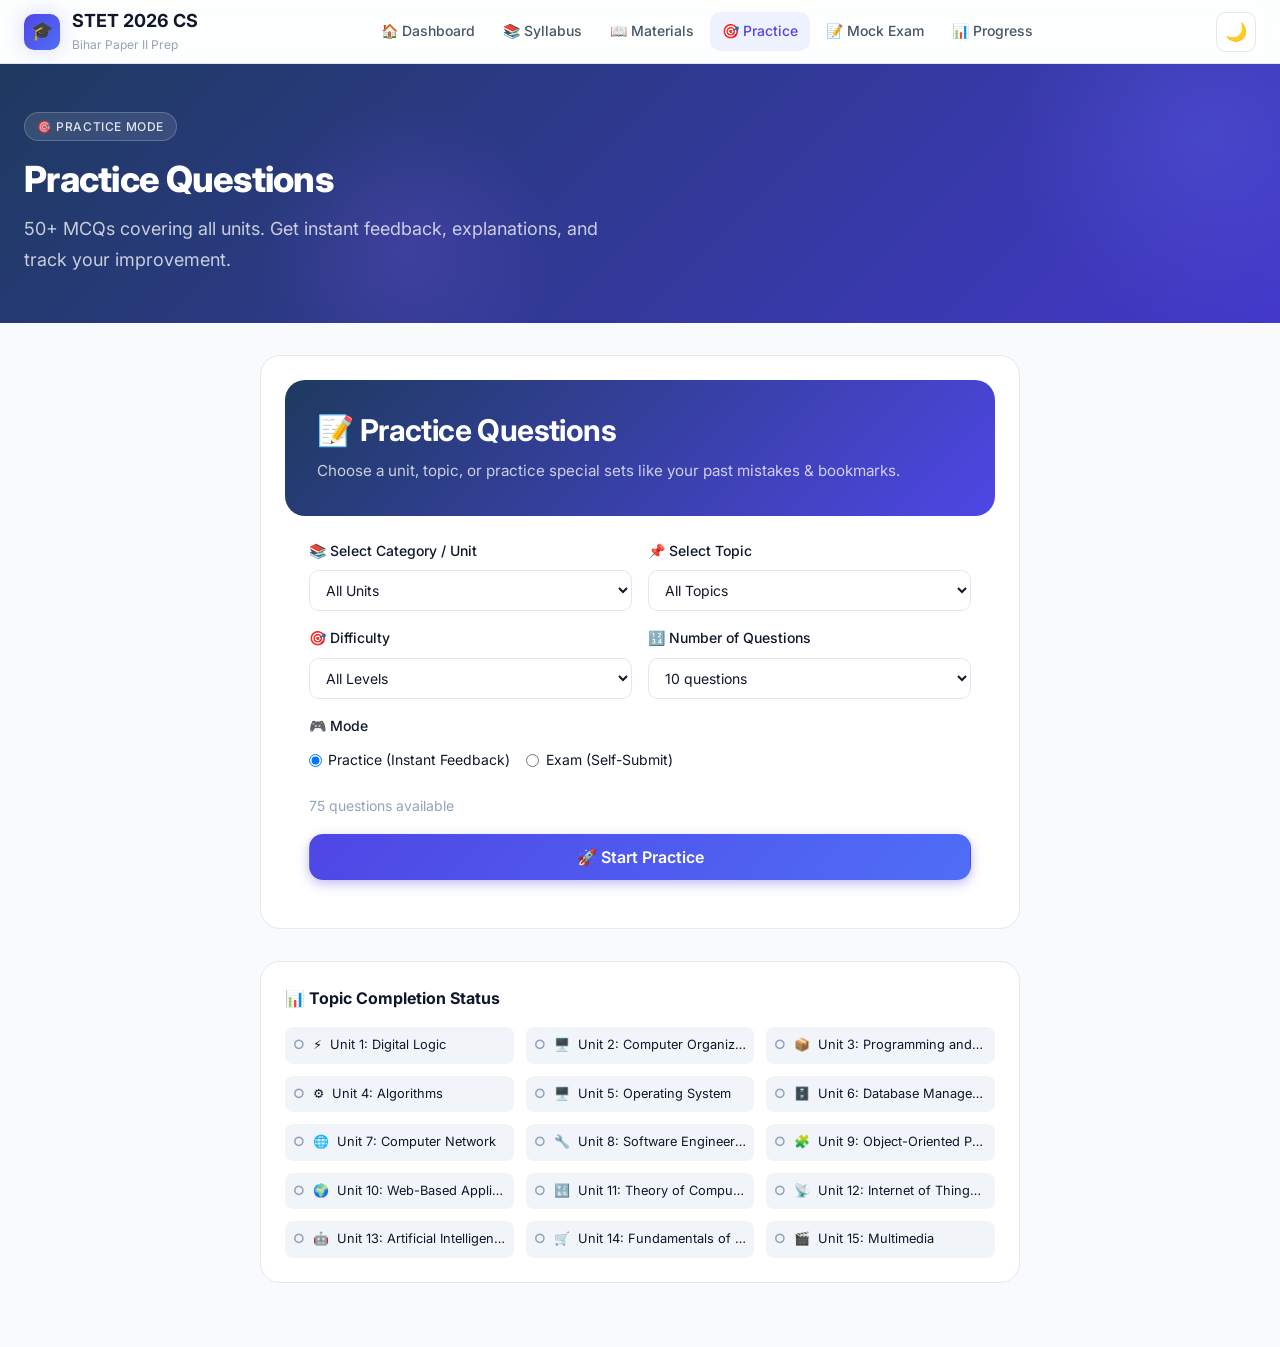
<file: practice.html>
<!DOCTYPE html>
<html lang="en">
<head>
  <meta charset="UTF-8">
  <meta name="viewport" content="width=device-width, initial-scale=1.0">
  <meta name="description" content="Bihar STET 2026 CS Practice Questions — MCQ practice with instant feedback for all units.">
  <meta name="theme-color" content="#1e3a5f">
  <link rel="canonical" href="https://mrvijaykr56.github.io/stet-exam-prep/practice.html">
  
  <!-- Open Graph / Social Media -->
  <meta property="og:type" content="website">
  <meta property="og:url" content="https://mrvijaykr56.github.io/stet-exam-prep/practice.html">
  <meta property="og:title" content="Practice Questions — Bihar STET 2026 CS Prep">
  <meta property="og:description" content="Bihar STET 2026 CS Practice Questions — MCQ practice with instant feedback for all units.">
  <meta property="og:site_name" content="STET 2026 CS Prep">
  
  <!-- Twitter Card -->
  <meta name="twitter:card" content="summary_large_image">
  <meta name="twitter:title" content="Practice Questions — Bihar STET 2026 CS Prep">
  <meta name="twitter:description" content="Bihar STET 2026 CS Practice Questions — MCQ practice with instant feedback for all units.">
  <title>Practice Questions — Bihar STET 2026 CS Prep</title>
  <link rel="icon" href="data:image/svg+xml,<svg xmlns='http://www.w3.org/2000/svg' viewBox='0 0 100 100'><text y='.9em' font-size='90'>🎯</text></svg>">
  <!-- Google Fonts: non-blocking via preconnect + link -->
  <link rel="preconnect" href="https://fonts.googleapis.com">
  <link rel="preconnect" href="https://fonts.gstatic.com" crossorigin>
  <link rel="stylesheet" href="https://fonts.googleapis.com/css2?family=Inter:wght@400;500;600;700;800;900&family=JetBrains+Mono:wght@400;500&display=swap">
  <link rel="stylesheet" href="css/styles.css">
  <link rel="stylesheet" href="css/components.css">

</head>
<body>

<nav class="navbar">
  <div class="navbar__inner">
    <a href="index.html" class="navbar__brand">
      <div class="navbar__logo">🎓</div>
      <div><span class="navbar__title">STET 2026 CS</span><span class="navbar__subtitle">Bihar Paper II Prep</span></div>
    </a>
    <nav class="navbar__nav">
      <a href="index.html" class="navbar__link">🏠 Dashboard</a>
      <a href="syllabus.html" class="navbar__link">📚 Syllabus</a>
      <a href="materials.html" class="navbar__link">📖 Materials</a>
      <a href="practice.html" class="navbar__link active">🎯 Practice</a>
      <a href="mock-exam.html" class="navbar__link">📝 Mock Exam</a>
      <a href="progress.html" class="navbar__link">📊 Progress</a>
    </nav>
    <div class="navbar__actions">
      <button class="theme-toggle" id="theme-toggle"><span id="theme-icon">🌙</span></button>
      <button class="hamburger" id="hamburger" aria-label="Open menu" aria-expanded="false">
        <span class="hamburger__line"></span><span class="hamburger__line"></span><span class="hamburger__line"></span>
      </button>
    </div>
  </div>
</nav>
<div class="mobile-nav" id="mobile-nav" role="dialog" aria-label="Mobile navigation">
  <div class="mobile-nav__backdrop"></div>
  <div class="mobile-nav__panel">
    <a href="index.html" class="navbar__link">🏠 Dashboard</a>
    <a href="syllabus.html" class="navbar__link">📚 Syllabus</a>
    <a href="materials.html" class="navbar__link">📖 Materials</a>
    <a href="practice.html" class="navbar__link">🎯 Practice</a>
    <a href="mock-exam.html" class="navbar__link">📝 Mock Exam</a>
    <a href="progress.html" class="navbar__link">📊 Progress</a>
  </div>
</div>

<main class="page-wrapper">
  <div class="page-header">
    <div class="page-header__inner">
      <div class="page-header__tag">🎯 Practice Mode</div>
      <h1 class="page-header__title">Practice Questions</h1>
      <p class="page-header__subtitle">50+ MCQs covering all units. Get instant feedback, explanations, and track your improvement.</p>
    </div>
  </div>

  <div class="page-content">
    <div id="practice-app">
      <div class="loading-overlay"><div class="spinner"></div><span>Loading…</span></div>
    </div>
  </div>
</main>

<script type="module">
  import { initApp } from './js/app.js';
  import { initPractice } from './js/practice.js';
  initApp();
  initPractice();
</script>
</body>
</html>
</file>
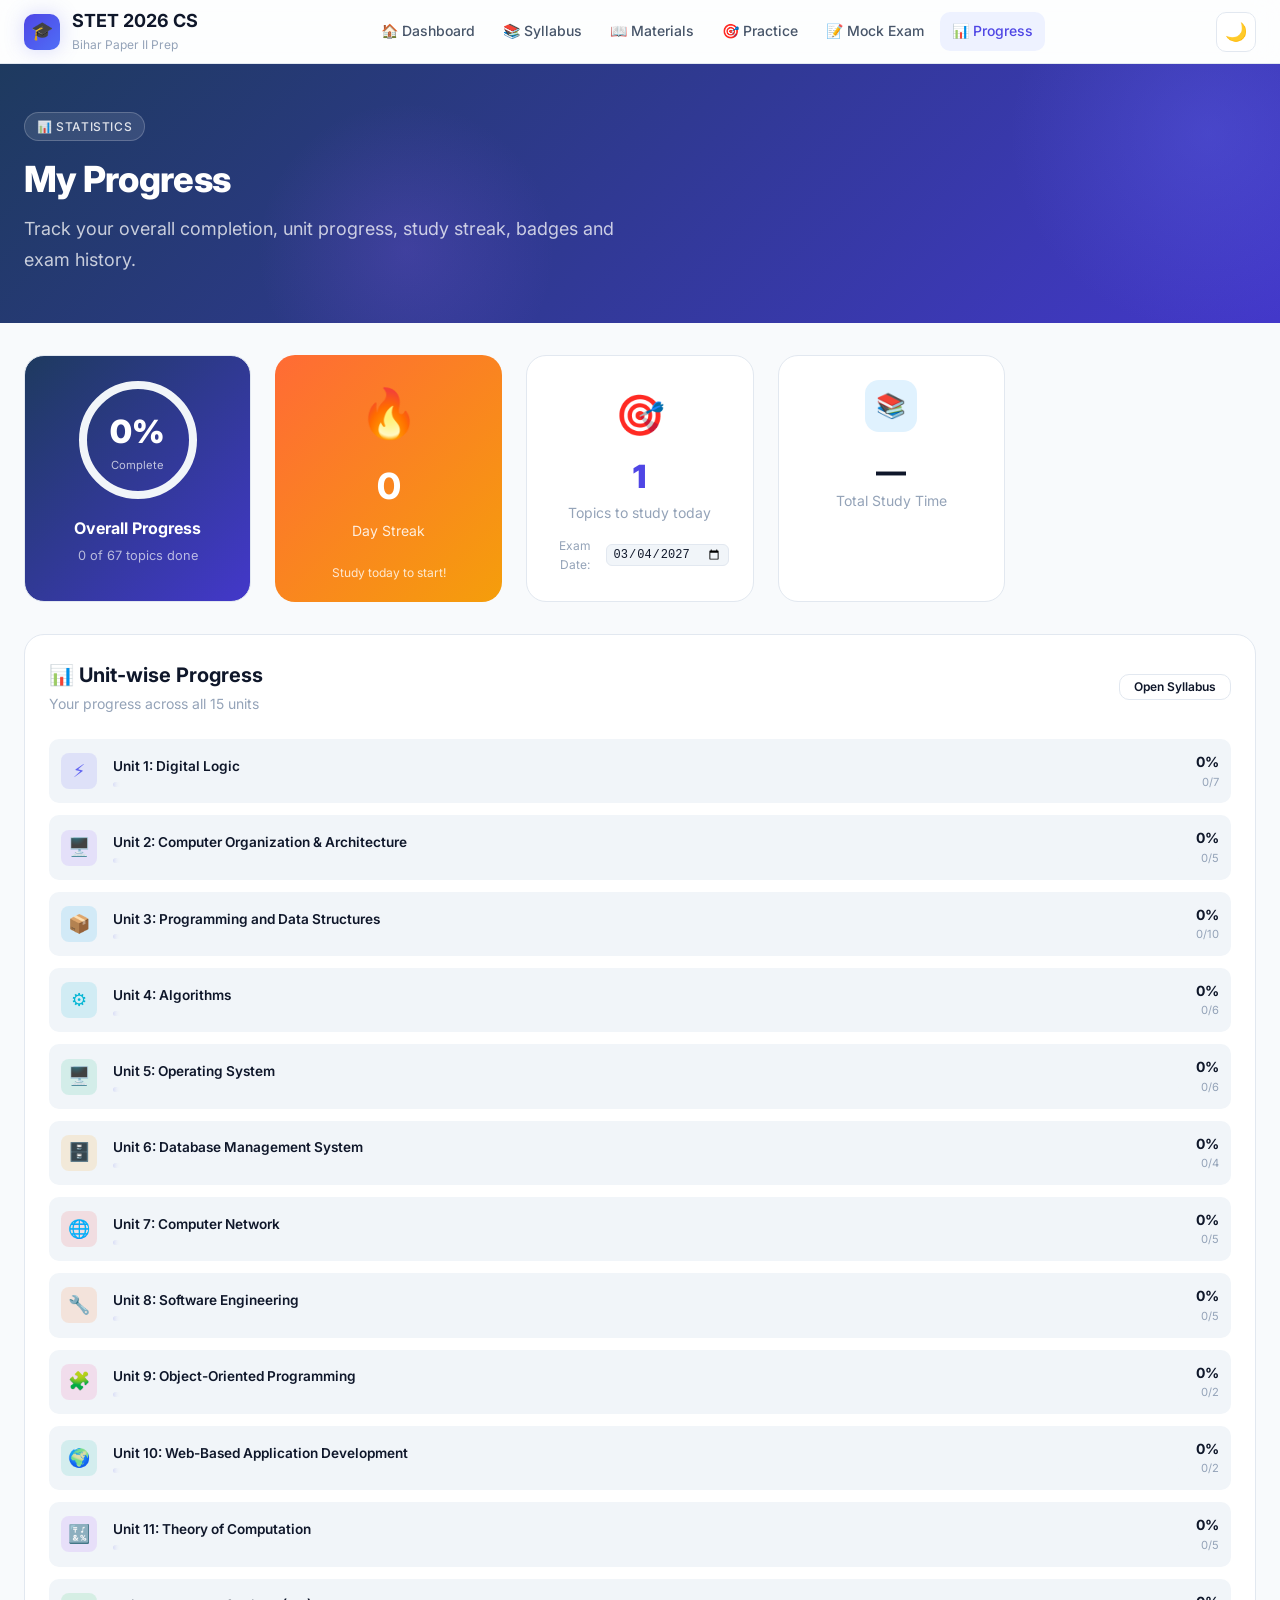
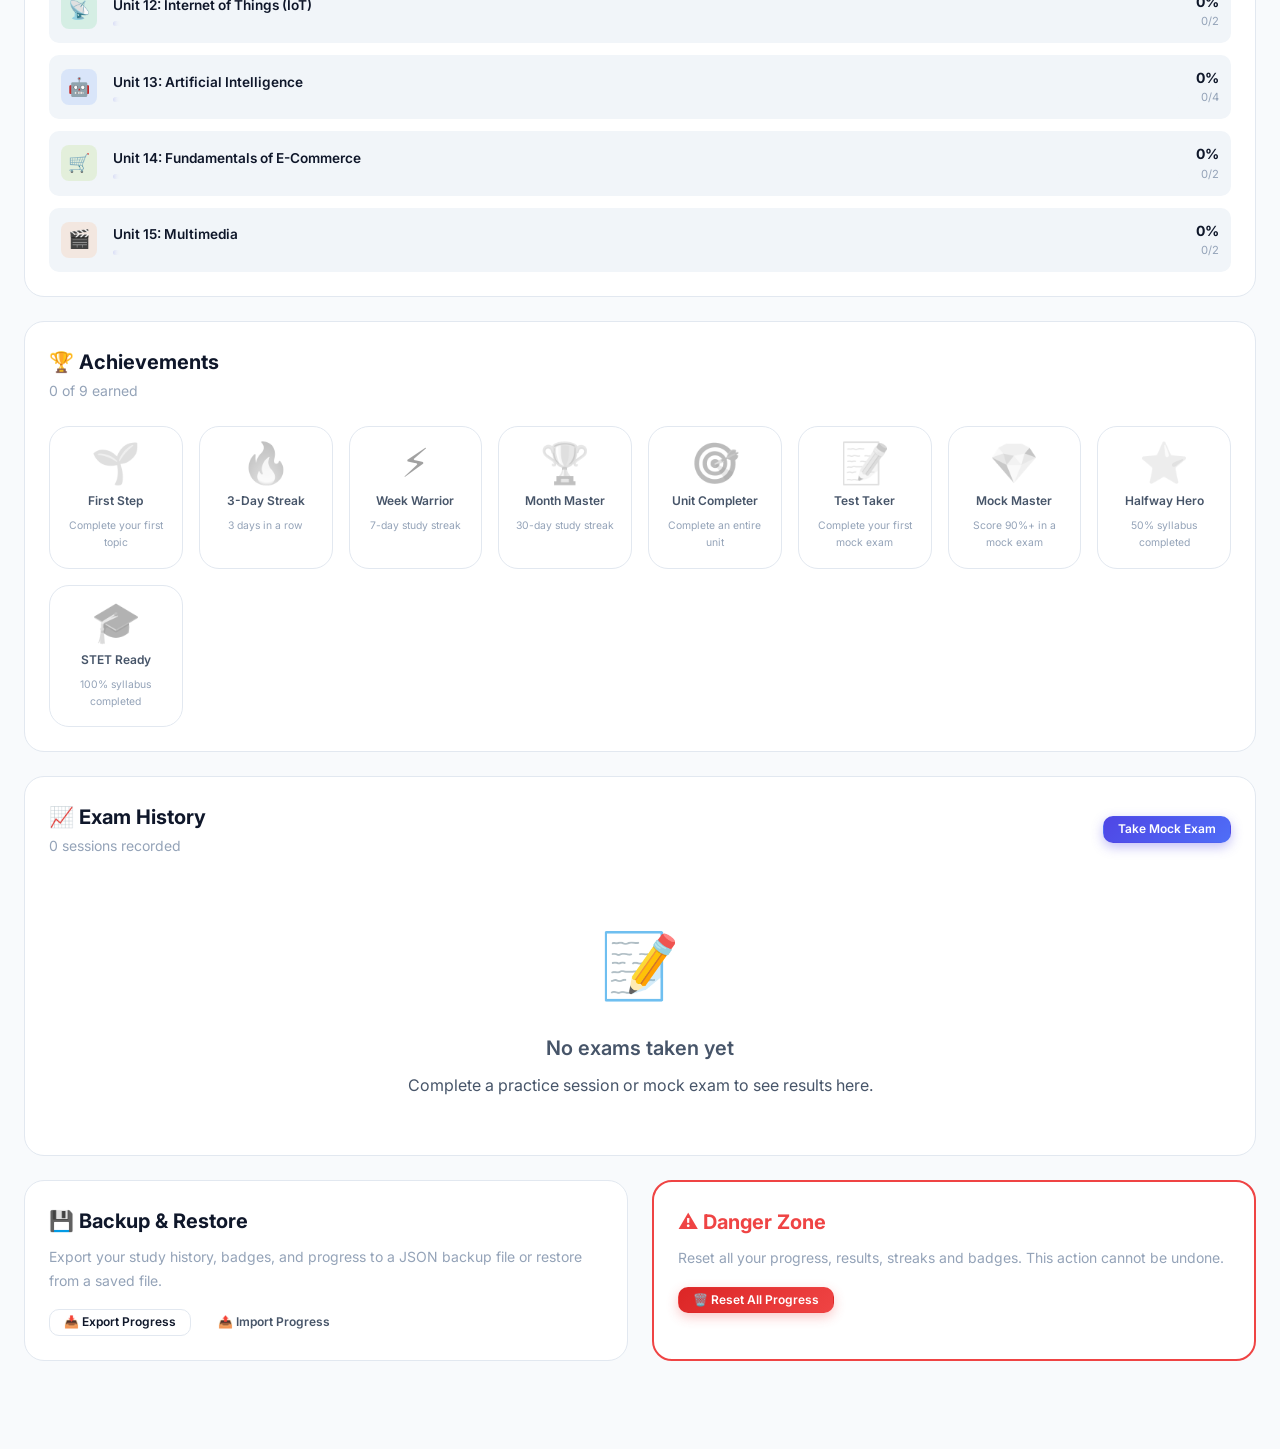
<file: progress.html>
<!DOCTYPE html>
<html lang="en">
<head>
  <meta charset="UTF-8">
  <meta name="viewport" content="width=device-width, initial-scale=1.0">
  <meta name="description" content="Bihar STET 2026 CS Progress Dashboard — Track your study progress, streaks, badges and exam history.">
  <meta name="theme-color" content="#1e3a5f">
  <link rel="canonical" href="https://mrvijaykr56.github.io/stet-exam-prep/progress.html">
  
  <!-- Open Graph / Social Media -->
  <meta property="og:type" content="website">
  <meta property="og:url" content="https://mrvijaykr56.github.io/stet-exam-prep/progress.html">
  <meta property="og:title" content="My Progress — Bihar STET 2026 CS Prep">
  <meta property="og:description" content="Bihar STET 2026 CS Progress Dashboard — Track your study progress, streaks, badges and exam history.">
  <meta property="og:site_name" content="STET 2026 CS Prep">
  
  <!-- Twitter Card -->
  <meta name="twitter:card" content="summary_large_image">
  <meta name="twitter:title" content="My Progress — Bihar STET 2026 CS Prep">
  <meta name="twitter:description" content="Bihar STET 2026 CS Progress Dashboard — Track your study progress, streaks, badges and exam history.">
  <title>My Progress — Bihar STET 2026 CS Prep</title>
  <link rel="icon" href="data:image/svg+xml,<svg xmlns='http://www.w3.org/2000/svg' viewBox='0 0 100 100'><text y='.9em' font-size='90'>📊</text></svg>">
  <!-- Google Fonts: non-blocking via preconnect + link -->
  <link rel="preconnect" href="https://fonts.googleapis.com">
  <link rel="preconnect" href="https://fonts.gstatic.com" crossorigin>
  <link rel="stylesheet" href="https://fonts.googleapis.com/css2?family=Inter:wght@400;500;600;700;800;900&family=JetBrains+Mono:wght@400;500&display=swap">
  <link rel="stylesheet" href="css/styles.css">
  <link rel="stylesheet" href="css/components.css">

</head>
<body>

<nav class="navbar">
  <div class="navbar__inner">
    <a href="index.html" class="navbar__brand">
      <div class="navbar__logo">🎓</div>
      <div><span class="navbar__title">STET 2026 CS</span><span class="navbar__subtitle">Bihar Paper II Prep</span></div>
    </a>
    <nav class="navbar__nav">
      <a href="index.html" class="navbar__link">🏠 Dashboard</a>
      <a href="syllabus.html" class="navbar__link">📚 Syllabus</a>
      <a href="materials.html" class="navbar__link">📖 Materials</a>
      <a href="practice.html" class="navbar__link">🎯 Practice</a>
      <a href="mock-exam.html" class="navbar__link">📝 Mock Exam</a>
      <a href="progress.html" class="navbar__link active">📊 Progress</a>
    </nav>
    <div class="navbar__actions">
      <button class="theme-toggle" id="theme-toggle"><span id="theme-icon">🌙</span></button>
      <button class="hamburger" id="hamburger" aria-label="Open menu" aria-expanded="false">
        <span class="hamburger__line"></span><span class="hamburger__line"></span><span class="hamburger__line"></span>
      </button>
    </div>
  </div>
</nav>
<div class="mobile-nav" id="mobile-nav" role="dialog" aria-label="Mobile navigation">
  <div class="mobile-nav__backdrop"></div>
  <div class="mobile-nav__panel">
    <a href="index.html" class="navbar__link">🏠 Dashboard</a>
    <a href="syllabus.html" class="navbar__link">📚 Syllabus</a>
    <a href="materials.html" class="navbar__link">📖 Materials</a>
    <a href="practice.html" class="navbar__link">🎯 Practice</a>
    <a href="mock-exam.html" class="navbar__link">📝 Mock Exam</a>
    <a href="progress.html" class="navbar__link">📊 Progress</a>
  </div>
</div>

<main class="page-wrapper">
  <div class="page-header">
    <div class="page-header__inner">
      <div class="page-header__tag">📊 Statistics</div>
      <h1 class="page-header__title">My Progress</h1>
      <p class="page-header__subtitle">Track your overall completion, unit progress, study streak, badges and exam history.</p>
    </div>
  </div>

  <div class="page-content">
    <div id="progress-app">
      <div class="loading-overlay"><div class="spinner"></div><span>Loading your progress…</span></div>
    </div>
  </div>
</main>

<script type="module">
  import { initApp } from './js/app.js';
  import { initProgress } from './js/progress.js';
  initApp();
  initProgress();
</script>
</body>
</html>
</file>
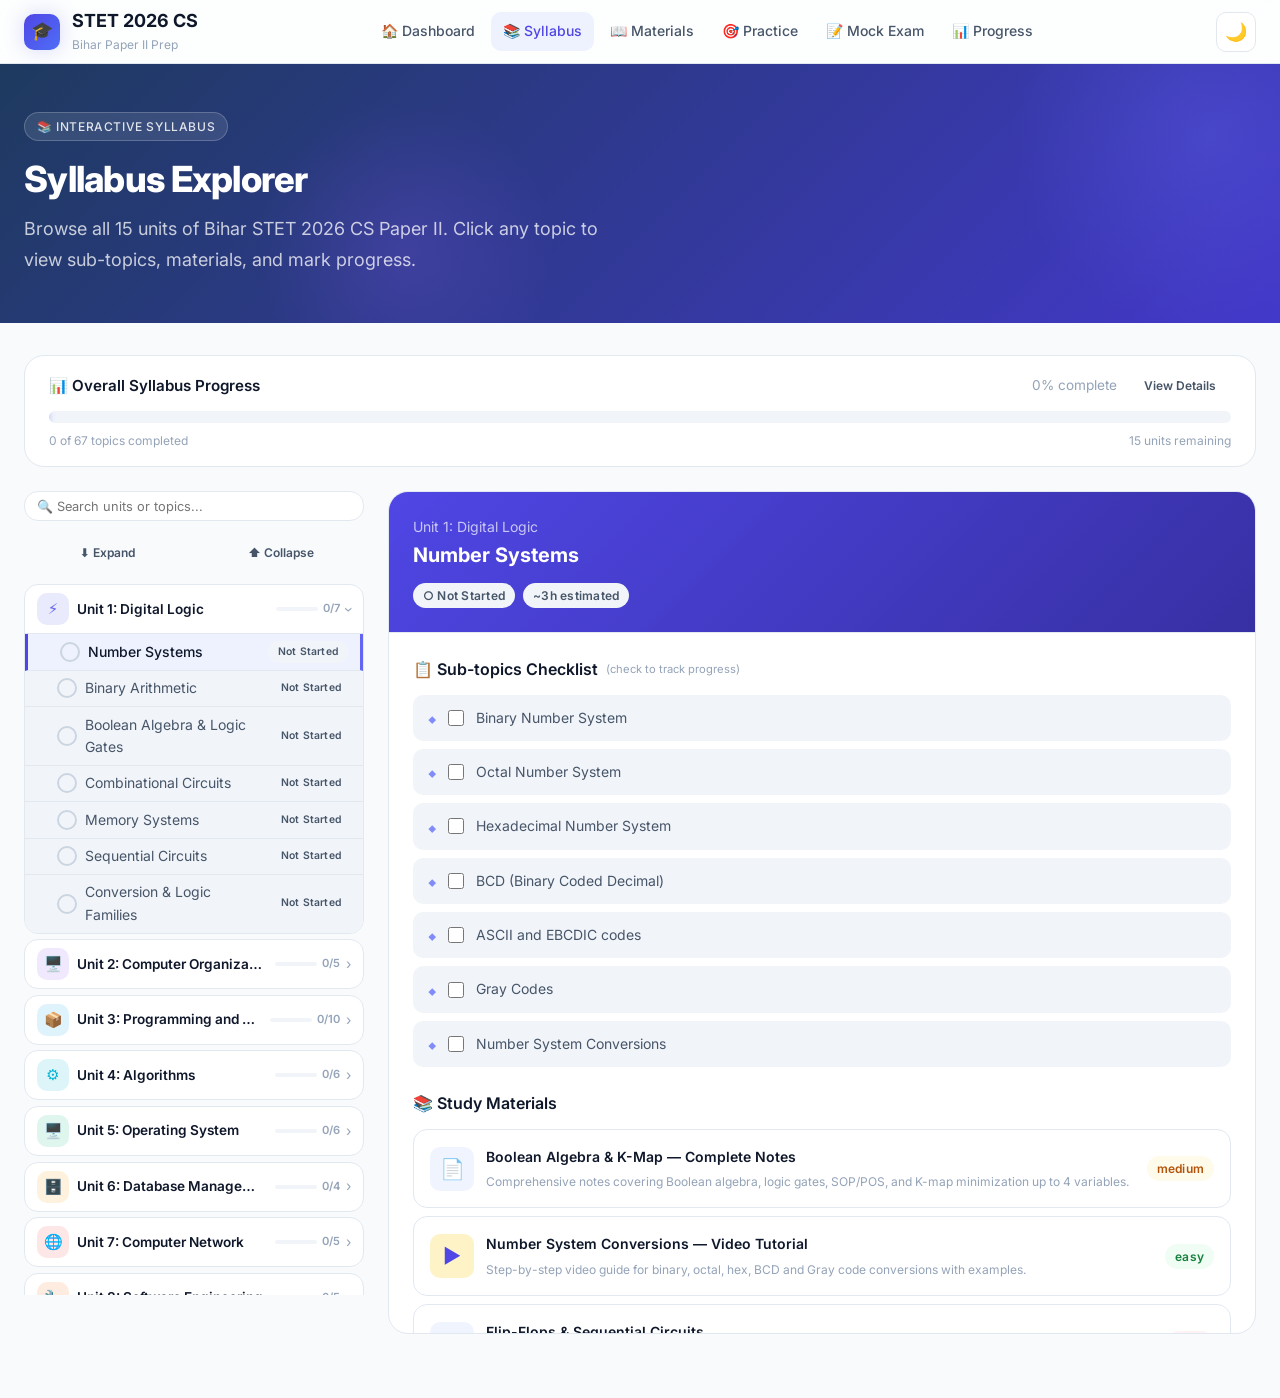
<file: syllabus.html>
<!DOCTYPE html>
<html lang="en">
<head>
  <meta charset="UTF-8">
  <meta name="viewport" content="width=device-width, initial-scale=1.0">
  <meta name="description" content="Detailed syllabus breakdown for Bihar STET 2026 Computer Science Paper II including topic weights, unit distribution, and core concepts.">
  <meta name="theme-color" content="#1e3a5f">
  <link rel="canonical" href="https://mrvijaykr56.github.io/stet-exam-prep/syllabus.html">
  
  <!-- Open Graph / Social Media -->
  <meta property="og:type" content="website">
  <meta property="og:url" content="https://mrvijaykr56.github.io/stet-exam-prep/syllabus.html">
  <meta property="og:title" content="Syllabus Explorer — Bihar STET 2026 CS Prep">
  <meta property="og:description" content="Detailed syllabus breakdown for Bihar STET 2026 Computer Science Paper II including topic weights, unit distribution, and core concepts.">
  <meta property="og:site_name" content="STET 2026 CS Prep">
  
  <!-- Twitter Card -->
  <meta name="twitter:card" content="summary_large_image">
  <meta name="twitter:title" content="Syllabus Explorer — Bihar STET 2026 CS Prep">
  <meta name="twitter:description" content="Detailed syllabus breakdown for Bihar STET 2026 Computer Science Paper II including topic weights, unit distribution, and core concepts.">

  <link rel="manifest" href="manifest.json">
  <title>Syllabus Explorer — Bihar STET 2026 CS Prep</title>
  <link rel="icon" href="data:image/svg+xml,<svg xmlns='http://www.w3.org/2000/svg' viewBox='0 0 100 100'><text y='.9em' font-size='90'>📚</text></svg>">
  <!-- Google Fonts: non-blocking via preconnect + link -->
  <link rel="preconnect" href="https://fonts.googleapis.com">
  <link rel="preconnect" href="https://fonts.gstatic.com" crossorigin>
  <link rel="stylesheet" href="https://fonts.googleapis.com/css2?family=Inter:wght@400;500;600;700;800;900&family=JetBrains+Mono:wght@400;500&display=swap">
  <link rel="stylesheet" href="css/styles.css?v=2">
  <link rel="stylesheet" href="css/components.css?v=2">

  <!-- Force SW cache clear during development -->
  <!-- SW cache managed in sw.js — do NOT unregister here -->

  <style>
    .syllabus-layout {
      display: grid;
      grid-template-columns: 340px 1fr;
      gap: 1.5rem;
      min-height: calc(100vh - var(--nav-height) - 160px);
    }
    .syllabus-sidebar {
      position: sticky;
      top: calc(var(--nav-height) + 1rem);
      height: calc(100vh - var(--nav-height) - 2rem);
      overflow-y: auto;
      display: flex;
      flex-direction: column;
      gap: 1rem;
    }
    @media (max-width: 900px) {
      .syllabus-layout { grid-template-columns: 1fr; }
      .syllabus-sidebar { position: static; height: auto; }
    }
  </style>
</head>
<body>

<nav class="navbar">
  <div class="navbar__inner">
    <a href="index.html" class="navbar__brand">
      <div class="navbar__logo">🎓</div>
      <div>
        <span class="navbar__title">STET 2026 CS</span>
        <span class="navbar__subtitle">Bihar Paper II Prep</span>
      </div>
    </a>
    <nav class="navbar__nav">
      <a href="index.html"    class="navbar__link">🏠 Dashboard</a>
      <a href="syllabus.html" class="navbar__link active">📚 Syllabus</a>
      <a href="materials.html"class="navbar__link">📖 Materials</a>
      <a href="practice.html" class="navbar__link">🎯 Practice</a>
      <a href="mock-exam.html"class="navbar__link">📝 Mock Exam</a>
      <a href="progress.html" class="navbar__link">📊 Progress</a>
    </nav>
    <div class="navbar__actions">
      <button class="theme-toggle" id="theme-toggle"><span id="theme-icon">🌙</span></button>
      <button class="hamburger" id="hamburger" aria-label="Open menu" aria-expanded="false">
        <span class="hamburger__line"></span><span class="hamburger__line"></span><span class="hamburger__line"></span>
      </button>
    </div>
  </div>
</nav>
<div class="mobile-nav" id="mobile-nav" role="dialog" aria-label="Mobile navigation">
  <div class="mobile-nav__backdrop"></div>
  <div class="mobile-nav__panel">
    <a href="index.html" class="navbar__link">🏠 Dashboard</a>
    <a href="syllabus.html" class="navbar__link">📚 Syllabus</a>
    <a href="materials.html" class="navbar__link">📖 Materials</a>
    <a href="practice.html" class="navbar__link">🎯 Practice</a>
    <a href="mock-exam.html" class="navbar__link">📝 Mock Exam</a>
    <a href="progress.html" class="navbar__link">📊 Progress</a>
  </div>
</div>

<main class="page-wrapper">
  <div class="page-header">
    <div class="page-header__inner">
      <div class="page-header__tag">📚 Interactive Syllabus</div>
      <h1 class="page-header__title">Syllabus Explorer</h1>
      <p class="page-header__subtitle">Browse all 15 units of Bihar STET 2026 CS Paper II. Click any topic to view sub-topics, materials, and mark progress.</p>
    </div>
  </div>

  <div class="page-content">

    <!-- Overall Progress Bar -->
    <div class="card" style="margin-bottom:1.5rem;padding:1rem 1.5rem;">
      <div style="display:flex;align-items:center;justify-content:space-between;margin-bottom:0.75rem;flex-wrap:wrap;gap:0.5rem;">
        <div style="font-weight:600;font-size:0.95rem;">📊 Overall Syllabus Progress</div>
        <div style="display:flex;gap:0.75rem;align-items:center;">
          <span id="sidebar-progress" style="font-size:0.85rem;color:var(--text-muted);">Loading…</span>
          <a href="progress.html" class="btn btn--sm btn--ghost">View Details</a>
        </div>
      </div>
      <div class="progress-wrap progress-wrap--lg" id="overall-bar-wrap">
        <div class="progress-bar" id="overall-bar" style="width:0%;"></div>
      </div>
      <div style="display:flex;justify-content:space-between;margin-top:0.5rem;font-size:0.75rem;color:var(--text-muted);">
        <span id="topics-done-label">0 of 0 topics completed</span>
        <span id="units-left-label">Loading units…</span>
      </div>
    </div>

    <div class="syllabus-layout">
      <!-- Tree -->
      <div class="syllabus-sidebar">
        <div style="margin-bottom:0.35rem;">
          <input type="text" id="tree-search-input" class="form-input" placeholder="🔍 Search units or topics..." style="font-size:0.8rem;padding:0.4rem 0.75rem;border-radius:var(--radius-lg);">
        </div>
        <div style="display:flex;gap:0.5rem;margin-bottom:0.35rem;">
          <button class="btn btn--sm btn--ghost btn--full" id="expand-all-btn" style="font-size:0.75rem;padding:3px 8px;">⬇ Expand</button>
          <button class="btn btn--sm btn--ghost btn--full" id="collapse-all-btn" style="font-size:0.75rem;padding:3px 8px;">⬆ Collapse</button>
        </div>
        <div id="syllabus-tree">
          <div class="loading-overlay"><div class="spinner"></div><span>Loading…</span></div>
        </div>
      </div>

      <!-- Learning Panel -->
      <div>
        <div id="learning-panel" class="learning-panel">
          <div style="display:flex;flex-direction:column;align-items:center;justify-content:center;height:320px;text-align:center;color:var(--text-muted);gap:1rem;">
            <div style="font-size:4rem;">📖</div>
            <div>
              <div style="font-size:1.1rem;font-weight:600;color:var(--text-secondary);">Select a Topic</div>
              <p style="font-size:0.875rem;">Click any topic in the syllabus tree on the left to view its sub-topics, study materials, and mark your progress.</p>
            </div>
          </div>
        </div>
      </div>
    </div>
  </div>
</main>

<script type="module">
  import { initApp } from './js/app.js';
  import { initSyllabus } from './js/syllabus.js';
  import { getProgress } from './js/storage.js';

  initApp();
  initSyllabus();

  // Expand/Collapse all
  document.getElementById('expand-all-btn').addEventListener('click', () => {
    document.querySelectorAll('.unit-item').forEach(el => {
      el.classList.add('open');
      el.querySelector('.unit-header')?.setAttribute('aria-expanded', 'true');
    });
  });
  document.getElementById('collapse-all-btn').addEventListener('click', () => {
    document.querySelectorAll('.unit-item').forEach(el => {
      el.classList.remove('open');
      el.querySelector('.unit-header')?.setAttribute('aria-expanded', 'false');
    });
  });

  // Top progress bar — driven by events from syllabus.js so we never fetch syllabus.json twice
  let _units = null;

  function renderTopBar() {
    if (!_units) return;
    const progress = getProgress();
    let total = 0, done = 0;
    _units.forEach(u => u.topics.forEach(t => { total++; if (progress[t.id] === 'done') done++; }));
    const pct = total ? Math.round(done / total * 100) : 0;

    document.getElementById('overall-bar').style.width = `${pct}%`;
    document.getElementById('sidebar-progress').textContent = `${pct}% complete`;
    document.getElementById('topics-done-label').textContent = `${done} of ${total} topics completed`;
    const unitsLeft = _units.filter(u =>
      u.topics.filter(t => progress[t.id] === 'done').length < u.topics.length
    ).length;
    document.getElementById('units-left-label').textContent = `${unitsLeft} units remaining`;
  }

  // Receive already-loaded units from syllabus.js — no second fetch needed
  window.addEventListener('stet-syllabus-loaded', (e) => {
    _units = e.detail.units;
    renderTopBar();
  });

  // Live-refresh the top bar whenever any topic status changes
  window.addEventListener('stet-progress-changed', renderTopBar);
</script>
</body>
</html>
</file>
<file: css/styles.css>
/* ============================================================
   Bihar STET 2026 CS Prep — Design System (styles.css)
   Author: Antigravity
   ============================================================ */

/* ── Google Fonts ── */
/* Google Fonts loaded via <link> tags in each HTML page for non-blocking render */

/* ── CSS Custom Properties (Design Tokens) ── */
:root {
  /* Primary Palette */
  --color-primary-50:  #eef2ff;
  --color-primary-100: #e0e7ff;
  --color-primary-200: #c7d2fe;
  --color-primary-300: #a5b4fc;
  --color-primary-400: #818cf8;
  --color-primary-500: #6366f1;
  --color-primary-600: #4f46e5;
  --color-primary-700: #4338ca;
  --color-primary-800: #3730a3;
  --color-primary-900: #312e81;

  /* Navy (main brand) */
  --color-navy-900: #0f172a;
  --color-navy-800: #1e293b;
  --color-navy-700: #1e3a5f;
  --color-navy-600: #1d4ed8;

  /* Accent */
  --color-accent:   #4f6ef7;
  --color-accent-2: #818cf8;

  /* Semantic Colors */
  --color-success:  #22c55e;
  --color-success-bg: #f0fdf4;
  --color-warning:  #f59e0b;
  --color-warning-bg: #fffbeb;
  --color-danger:   #ef4444;
  --color-danger-bg: #fef2f2;
  --color-info:     #0ea5e9;

  /* Neutral Scale */
  --color-gray-50:  #f8fafc;
  --color-gray-100: #f1f5f9;
  --color-gray-200: #e2e8f0;
  --color-gray-300: #cbd5e1;
  --color-gray-400: #94a3b8;
  --color-gray-500: #64748b;
  --color-gray-600: #475569;
  --color-gray-700: #334155;
  --color-gray-800: #1e293b;
  --color-gray-900: #0f172a;

  /* Light Theme Surface Colors */
  --bg-base:        #f8fafc;
  --bg-surface:     #ffffff;
  --bg-surface-2:   #f1f5f9;
  --bg-elevated:    #ffffff;
  --bg-overlay:     rgba(0,0,0,0.5);

  /* Light Theme Text */
  --text-primary:   #0f172a;
  --text-secondary: #475569;
  --text-muted:     #94a3b8;
  --text-on-dark:   #ffffff;
  --text-accent:    #4f46e5;

  /* Borders */
  --border-color:   #e2e8f0;
  --border-color-2: #cbd5e1;

  /* Shadows */
  --shadow-sm:  0 1px 2px rgba(0,0,0,0.05);
  --shadow-md:  0 4px 6px -1px rgba(0,0,0,0.07), 0 2px 4px -2px rgba(0,0,0,0.05);
  --shadow-lg:  0 10px 15px -3px rgba(0,0,0,0.08), 0 4px 6px -4px rgba(0,0,0,0.05);
  --shadow-xl:  0 20px 25px -5px rgba(0,0,0,0.1), 0 8px 10px -6px rgba(0,0,0,0.06);
  --shadow-glow: 0 0 20px rgba(99,102,241,0.25);

  /* Glassmorphism */
  --glass-bg: rgba(255,255,255,0.7);
  --glass-border: rgba(255,255,255,0.8);
  --glass-blur: blur(12px);

  /* Typography */
  --font-sans: 'Inter', system-ui, -apple-system, sans-serif;
  --font-mono: 'JetBrains Mono', 'Courier New', monospace;

  --text-xs:   0.75rem;
  --text-sm:   0.875rem;
  --text-base: 1rem;
  --text-lg:   1.125rem;
  --text-xl:   1.25rem;
  --text-2xl:  1.5rem;
  --text-3xl:  1.875rem;
  --text-4xl:  2.25rem;
  --text-5xl:  3rem;

  --font-light:    300;
  --font-normal:   400;
  --font-medium:   500;
  --font-semibold: 600;
  --font-bold:     700;
  --font-extrabold:800;

  /* Spacing */
  --space-1:  0.25rem;
  --space-2:  0.5rem;
  --space-3:  0.75rem;
  --space-4:  1rem;
  --space-5:  1.25rem;
  --space-6:  1.5rem;
  --space-8:  2rem;
  --space-10: 2.5rem;
  --space-12: 3rem;
  --space-16: 4rem;
  --space-20: 5rem;

  /* Border Radius */
  --radius-sm:   6px;
  --radius-md:   10px;
  --radius-lg:   14px;
  --radius-xl:   20px;
  --radius-full: 9999px;

  /* Transitions */
  --transition-fast:   all 0.15s ease;
  --transition-base:   all 0.25s ease;
  --transition-slow:   all 0.4s ease;
  --transition-bounce: all 0.3s cubic-bezier(0.34,1.56,0.64,1);

  /* Nav */
  --nav-height: 64px;
  --sidebar-width: 280px;
}

/* ── Dark Theme ── */
[data-theme="dark"] {
  --bg-base:        #0f172a;
  --bg-surface:     #1e293b;
  --bg-surface-2:   #0f172a;
  --bg-elevated:    #293548;
  --bg-overlay:     rgba(0,0,0,0.7);

  --text-primary:   #f1f5f9;
  --text-secondary: #94a3b8;
  --text-muted:     #64748b;
  --text-accent:    #818cf8;

  --border-color:   #334155;
  --border-color-2: #475569;

  --shadow-md:  0 4px 6px -1px rgba(0,0,0,0.3);
  --shadow-lg:  0 10px 15px -3px rgba(0,0,0,0.4);

  --glass-bg: rgba(30,41,59,0.8);
  --glass-border: rgba(51,65,85,0.9);

  --color-success-bg: #052e16;
  --color-warning-bg: #431407;
  --color-danger-bg:  #1f0a0a;
}

/* ── Reset & Base ── */
*, *::before, *::after {
  box-sizing: border-box;
  margin: 0;
  padding: 0;
}

html {
  font-size: 16px;
  scroll-behavior: smooth;
  -webkit-text-size-adjust: 100%;
}

body {
  font-family: var(--font-sans);
  font-size: var(--text-base);
  font-weight: var(--font-normal);
  line-height: 1.6;
  color: var(--text-primary);
  background-color: var(--bg-base);
  transition: background-color 0.3s ease, color 0.3s ease;
  min-height: 100vh;
  overflow-x: hidden;
}

/* ── Typography ── */
h1, h2, h3, h4, h5, h6 {
  font-weight: var(--font-bold);
  line-height: 1.25;
  color: var(--text-primary);
  letter-spacing: -0.02em;
}

h1 { font-size: var(--text-4xl); }
h2 { font-size: var(--text-3xl); }
h3 { font-size: var(--text-2xl); }
h4 { font-size: var(--text-xl);  }
h5 { font-size: var(--text-lg);  }
h6 { font-size: var(--text-base);}

p { color: var(--text-secondary); line-height: 1.7; }

a {
  color: var(--text-accent);
  text-decoration: none;
  transition: var(--transition-fast);
}
a:hover { opacity: 0.8; text-decoration: underline; }

code, pre {
  font-family: var(--font-mono);
  font-size: 0.9em;
}

/* ── Layout Utilities ── */
.container {
  width: 100%;
  max-width: 1280px;
  margin: 0 auto;
  padding: 0 var(--space-6);
}

.container--narrow { max-width: 860px; }
.container--wide   { max-width: 1400px; }

.flex        { display: flex; }
.flex-col    { flex-direction: column; }
.flex-wrap   { flex-wrap: wrap; }
.items-center{ align-items: center; }
.items-start { align-items: flex-start; }
.justify-center  { justify-content: center; }
.justify-between { justify-content: space-between; }
.justify-end     { justify-content: flex-end; }
.gap-1  { gap: var(--space-1); }
.gap-2  { gap: var(--space-2); }
.gap-3  { gap: var(--space-3); }
.gap-4  { gap: var(--space-4); }
.gap-6  { gap: var(--space-6); }
.gap-8  { gap: var(--space-8); }

.grid { display: grid; }
.grid-2 { grid-template-columns: repeat(2, 1fr); }
.grid-3 { grid-template-columns: repeat(3, 1fr); }
.grid-4 { grid-template-columns: repeat(4, 1fr); }

/* ── Spacing Utilities ── */
.mt-1 { margin-top: var(--space-1); }
.mt-2 { margin-top: var(--space-2); }
.mt-4 { margin-top: var(--space-4); }
.mt-6 { margin-top: var(--space-6); }
.mt-8 { margin-top: var(--space-8); }
.mb-2 { margin-bottom: var(--space-2); }
.mb-4 { margin-bottom: var(--space-4); }
.mb-6 { margin-bottom: var(--space-6); }
.mb-8 { margin-bottom: var(--space-8); }
.p-4  { padding: var(--space-4); }
.p-6  { padding: var(--space-6); }
.p-8  { padding: var(--space-8); }

/* ── Text Utilities ── */
.text-xs       { font-size: var(--text-xs); }
.text-sm       { font-size: var(--text-sm); }
.text-base     { font-size: var(--text-base); }
.text-lg       { font-size: var(--text-lg); }
.text-xl       { font-size: var(--text-xl); }
.text-2xl      { font-size: var(--text-2xl); }
.font-medium   { font-weight: var(--font-medium); }
.font-semibold { font-weight: var(--font-semibold); }
.font-bold     { font-weight: var(--font-bold); }
.text-muted    { color: var(--text-muted); }
.text-secondary{ color: var(--text-secondary); }
.text-primary  { color: var(--text-primary); }
.text-accent   { color: var(--text-accent); }
.text-success  { color: var(--color-success); }
.text-warning  { color: var(--color-warning); }
.text-danger   { color: var(--color-danger); }
.text-center   { text-align: center; }
.text-right    { text-align: right; }

/* ── Navigation ── */
.navbar {
  position: fixed;
  top: 0;
  left: 0;
  right: 0;
  height: var(--nav-height);
  background: var(--glass-bg);
  backdrop-filter: var(--glass-blur);
  -webkit-backdrop-filter: var(--glass-blur);
  border-bottom: 1px solid var(--border-color);
  z-index: 1000;
  transition: var(--transition-base);
}

.navbar__inner {
  display: flex;
  align-items: center;
  justify-content: space-between;
  height: 100%;
  padding: 0 var(--space-6);
  max-width: 1400px;
  margin: 0 auto;
}

.navbar__brand {
  display: flex;
  align-items: center;
  gap: var(--space-3);
  text-decoration: none;
}

.navbar__logo {
  width: 36px;
  height: 36px;
  background: linear-gradient(135deg, var(--color-primary-600), var(--color-accent));
  border-radius: var(--radius-md);
  display: flex;
  align-items: center;
  justify-content: center;
  font-size: 18px;
  box-shadow: var(--shadow-glow);
}

.navbar__title {
  font-size: var(--text-lg);
  font-weight: var(--font-bold);
  color: var(--text-primary);
  line-height: 1.2;
}

.navbar__subtitle {
  font-size: var(--text-xs);
  color: var(--text-muted);
  display: block;
}

.navbar__nav {
  display: flex;
  align-items: center;
  gap: var(--space-1);
}

.navbar__link {
  display: flex;
  align-items: center;
  gap: var(--space-2);
  padding: var(--space-2) var(--space-3);
  border-radius: var(--radius-md);
  font-size: var(--text-sm);
  font-weight: var(--font-medium);
  color: var(--text-secondary);
  text-decoration: none;
  transition: var(--transition-fast);
  white-space: nowrap;
}

.navbar__link:hover {
  color: var(--text-primary);
  background: var(--bg-surface-2);
  text-decoration: none;
}

.navbar__link.active {
  color: var(--text-accent);
  background: var(--color-primary-50);
}

[data-theme="dark"] .navbar__link.active {
  background: rgba(99,102,241,0.15);
}

.navbar__actions {
  display: flex;
  align-items: center;
  gap: var(--space-3);
}

/* ── Page Layout ── */
.page-wrapper {
  padding-top: var(--nav-height);
  min-height: 100vh;
}

.page-header {
  background: linear-gradient(135deg, var(--color-navy-700) 0%, var(--color-primary-700) 100%);
  padding: var(--space-12) 0;
  position: relative;
  overflow: hidden;
}

.page-header::before {
  content: '';
  position: absolute;
  top: -50%;
  right: -10%;
  width: 400px;
  height: 400px;
  background: radial-gradient(circle, rgba(99,102,241,0.3) 0%, transparent 70%);
  pointer-events: none;
}

.page-header::after {
  content: '';
  position: absolute;
  bottom: -30%;
  left: 20%;
  width: 300px;
  height: 300px;
  background: radial-gradient(circle, rgba(139,92,246,0.2) 0%, transparent 70%);
  pointer-events: none;
}

.page-header__inner {
  position: relative;
  z-index: 1;
  padding: 0 var(--space-6);
  max-width: 1400px;
  margin: 0 auto;
}

.page-header__tag {
  display: inline-flex;
  align-items: center;
  gap: var(--space-2);
  background: rgba(255,255,255,0.1);
  border: 1px solid rgba(255,255,255,0.2);
  border-radius: var(--radius-full);
  padding: var(--space-1) var(--space-3);
  font-size: var(--text-xs);
  font-weight: var(--font-medium);
  color: rgba(255,255,255,0.85);
  margin-bottom: var(--space-4);
  text-transform: uppercase;
  letter-spacing: 0.05em;
}

.page-header__title {
  font-size: var(--text-4xl);
  font-weight: var(--font-extrabold);
  color: #ffffff;
  margin-bottom: var(--space-3);
}

.page-header__subtitle {
  font-size: var(--text-lg);
  color: rgba(255,255,255,0.75);
  font-weight: var(--font-normal);
  max-width: 600px;
}

.page-content {
  padding: var(--space-8) 0 var(--space-16);
  max-width: 1400px;
  margin: 0 auto;
  padding-left: var(--space-6);
  padding-right: var(--space-6);
}

/* ── Responsive Grid ── */
.auto-grid {
  display: grid;
  grid-template-columns: repeat(auto-fill, minmax(300px, 1fr));
  gap: var(--space-6);
}

.auto-grid--sm {
  grid-template-columns: repeat(auto-fill, minmax(220px, 1fr));
}

.auto-grid--lg {
  grid-template-columns: repeat(auto-fill, minmax(380px, 1fr));
}

/* ── Animations ── */
@keyframes fadeIn {
  from { opacity: 0; transform: translateY(12px); }
  to   { opacity: 1; transform: translateY(0); }
}

@keyframes slideIn {
  from { opacity: 0; transform: translateX(-20px); }
  to   { opacity: 1; transform: translateX(0); }
}

@keyframes pulseGlow {
  0%, 100% { box-shadow: 0 0 8px rgba(99,102,241,0.3); }
  50%       { box-shadow: 0 0 20px rgba(99,102,241,0.6); }
}

@keyframes spin {
  to { transform: rotate(360deg); }
}

@keyframes bounce {
  0%, 100% { transform: translateY(0); }
  50%       { transform: translateY(-6px); }
}

@keyframes shimmer {
  0%   { background-position: -200% 0; }
  100% { background-position: 200% 0; }
}

@keyframes progressFill {
  from { width: 0; }
}

@keyframes countUp {
  from { opacity: 0; transform: translateY(10px); }
  to   { opacity: 1; transform: translateY(0); }
}

.animate-fadeIn  { animation: fadeIn 0.4s ease both; }
.animate-slideIn { animation: slideIn 0.3s ease both; }
.animate-bounce  { animation: bounce 2s ease infinite; }
.animate-spin    { animation: spin 1s linear infinite; }

/* Staggered children */
.stagger-children > *:nth-child(1)  { animation-delay: 0s; }
.stagger-children > *:nth-child(2)  { animation-delay: 0.05s; }
.stagger-children > *:nth-child(3)  { animation-delay: 0.1s; }
.stagger-children > *:nth-child(4)  { animation-delay: 0.15s; }
.stagger-children > *:nth-child(5)  { animation-delay: 0.2s; }
.stagger-children > *:nth-child(6)  { animation-delay: 0.25s; }

/* ── Skeleton Loader ── */
.skeleton {
  background: linear-gradient(90deg, var(--bg-surface-2) 25%, var(--bg-elevated) 50%, var(--bg-surface-2) 75%);
  background-size: 200% 100%;
  animation: shimmer 1.5s infinite;
  border-radius: var(--radius-md);
}

/* ── Scrollbar ── */
::-webkit-scrollbar { width: 6px; height: 6px; }
::-webkit-scrollbar-track { background: transparent; }
::-webkit-scrollbar-thumb {
  background: var(--color-gray-300);
  border-radius: var(--radius-full);
}
::-webkit-scrollbar-thumb:hover { background: var(--color-gray-400); }

[data-theme="dark"] ::-webkit-scrollbar-thumb { background: var(--color-gray-600); }

/* ── Focus Visible ── */
:focus-visible {
  outline: 2px solid var(--color-primary-500);
  outline-offset: 2px;
  border-radius: var(--radius-sm);
}

/* ── Selection ── */
::selection {
  background: var(--color-primary-200);
  color: var(--color-primary-900);
}

[data-theme="dark"] ::selection {
  background: var(--color-primary-700);
  color: #fff;
}

/* ── Mobile Hamburger ── */
.hamburger {
  display: none;
  flex-direction: column;
  gap: 5px;
  cursor: pointer;
  padding: var(--space-2);
  border: none;
  background: none;
}

.hamburger__line {
  width: 22px;
  height: 2px;
  background: var(--text-primary);
  border-radius: var(--radius-full);
  transition: var(--transition-fast);
}

/* ── Mobile Nav Overlay ── */
.mobile-nav {
  display: none;
  position: fixed;
  inset: 0;
  z-index: 999;
}

.mobile-nav__backdrop {
  position: absolute;
  inset: 0;
  background: var(--bg-overlay);
}

.mobile-nav__panel {
  position: absolute;
  top: var(--nav-height);
  left: 0;
  right: 0;
  background: var(--bg-surface);
  border-bottom: 1px solid var(--border-color);
  padding: var(--space-4);
  display: flex;
  flex-direction: column;
  gap: var(--space-2);
  animation: slideIn 0.2s ease;
}

.mobile-nav.open { display: block; }

/* ── Dashboard Layout Classes (replaces inline styles for responsive control) ── */
.hero-grid {
  display: grid;
  grid-template-columns: 1fr 1fr;
  gap: 2rem;
  align-items: center;
}

.dashboard-main-grid {
  display: grid;
  grid-template-columns: 1.4fr 1fr;
  gap: 2rem;
  margin-bottom: 2rem;
}

.dashboard-bottom-grid {
  display: grid;
  grid-template-columns: 1fr 1fr;
  gap: 1.5rem;
}

/* ── Responsive Breakpoints ── */
@media (max-width: 1024px) {
  .navbar__nav { display: none; }
  .hamburger   { display: flex; }
  h1 { font-size: var(--text-3xl); }
}

@media (max-width: 768px) {
  .container { padding: 0 var(--space-4); }
  .page-content { padding-left: var(--space-4); padding-right: var(--space-4); }
  .page-header  { padding: var(--space-8) 0; }
  .page-header__inner { padding: 0 var(--space-4); }
  .page-header__title { font-size: var(--text-3xl); }
  .grid-3, .grid-4 { grid-template-columns: repeat(2, 1fr); }
  .auto-grid { grid-template-columns: 1fr; }
  /* Dashboard grids collapse to single column */
  .hero-grid { grid-template-columns: 1fr; }
  .hero-grid > div:last-child { display: flex; justify-content: center; }
  .dashboard-main-grid { grid-template-columns: 1fr; }
  .dashboard-bottom-grid { grid-template-columns: 1fr; }
}

@media (max-width: 480px) {
  h1 { font-size: var(--text-2xl); }
  .page-header__title { font-size: var(--text-2xl); }
  .grid-2, .grid-3, .grid-4 { grid-template-columns: 1fr; }
  .navbar__inner { padding: 0 var(--space-4); }
}

/* ── Reduced Motion Support ── */
@media (prefers-reduced-motion: reduce) {
  *, *::before, *::after {
    animation-duration: 0.01ms !important;
    animation-iteration-count: 1 !important;
    transition-duration: 0.01ms !important;
    scroll-behavior: auto !important;
  }
  .animate-bounce { animation: none !important; }
}

/* ── Utility: Visually hidden (a11y) ── */
.sr-only {
  position: absolute;
  width: 1px;
  height: 1px;
  padding: 0;
  margin: -1px;
  overflow: hidden;
  clip: rect(0,0,0,0);
  border: 0;
}

/* ── Utility: truncate ── */
.truncate {
  overflow: hidden;
  text-overflow: ellipsis;
  white-space: nowrap;
}

/* ── Divider ── */
.divider {
  height: 1px;
  background: var(--border-color);
  margin: var(--space-6) 0;
}

/* ── Mobile Touch Optimization ── */
* {
  -webkit-tap-highlight-color: transparent;
}

.btn:active,
.option-item:active,
.card-interactive:active {
  transform: scale(0.98);
}

/* ── Mobile Bottom Navigation Bar ── */
.mobile-bottom-nav {
  display: none;
  position: fixed;
  bottom: 0;
  left: 0;
  right: 0;
  height: 60px;
  background: var(--glass-bg);
  backdrop-filter: var(--glass-blur);
  -webkit-backdrop-filter: var(--glass-blur);
  border-top: 1px solid var(--border-color);
  z-index: 1000;
  justify-content: space-around;
  align-items: center;
  padding: 0 0.25rem;
}

.mobile-bottom-nav__item {
  display: flex;
  flex-direction: column;
  align-items: center;
  justify-content: center;
  gap: 2px;
  flex: 1;
  height: 100%;
  color: var(--text-muted);
  text-decoration: none;
  font-size: 0.68rem;
  font-weight: 600;
  transition: var(--transition-fast);
}

.mobile-bottom-nav__icon {
  font-size: 1.15rem;
}

.mobile-bottom-nav__item.active,
.mobile-bottom-nav__item:active {
  color: var(--color-primary-500);
}

@media (max-width: 768px) {
  body {
    padding-bottom: 64px;
  }
  .mobile-bottom-nav {
    display: flex;
  }
}
</file>
<file: css/components.css>
/* ============================================================
   Bihar STET 2026 CS Prep — Components (components.css)
   ============================================================ */

/* ── Clickable Subtopic Items ── */
.subtopic-item--link {
  cursor: pointer;
  transition: all 0.18s ease;
  border-left: 3px solid transparent;
  position: relative;
}

.subtopic-item--link:hover {
  background: var(--color-primary-50);
  border-left-color: var(--color-primary-500);
  transform: translateX(3px);
  color: var(--color-primary-700) !important;
  box-shadow: 0 2px 8px rgba(99,102,241,0.12);
}

[data-theme="dark"] .subtopic-item--link:hover {
  background: rgba(99,102,241,0.12);
  color: var(--color-primary-300) !important;
}

.subtopic-item--link:hover .subtopic-link-icon {
  opacity: 1;
  transform: translate(1px, -1px);
}

.subtopic-link-icon {
  font-size: 0.8rem;
  opacity: 0;
  color: var(--color-primary-500);
  transition: all 0.18s ease;
  flex-shrink: 0;
  font-weight: 700;
}

/* ── Buttons ── */
.btn {
  display: inline-flex;
  align-items: center;
  justify-content: center;
  gap: var(--space-2);
  padding: 0.625rem 1.25rem;
  border-radius: var(--radius-md);
  font-family: var(--font-sans);
  font-size: var(--text-sm);
  font-weight: var(--font-semibold);
  line-height: 1;
  border: 1.5px solid transparent;
  cursor: pointer;
  transition: var(--transition-fast);
  text-decoration: none;
  white-space: nowrap;
  user-select: none;
  -webkit-user-select: none;
}

.btn:hover { transform: translateY(-1px); text-decoration: none; }
.btn:active { transform: translateY(0); }
.btn:disabled { opacity: 0.5; cursor: not-allowed; pointer-events: none; }

.btn--primary {
  background: linear-gradient(135deg, var(--color-primary-600), var(--color-accent));
  color: #fff;
  box-shadow: 0 4px 12px rgba(79,70,229,0.35);
}
.btn--primary:hover { box-shadow: 0 6px 16px rgba(79,70,229,0.45); }

.btn--secondary {
  background: var(--bg-surface);
  color: var(--text-primary);
  border-color: var(--border-color);
}
.btn--secondary:hover { background: var(--bg-surface-2); }

.btn--ghost {
  background: transparent;
  color: var(--text-secondary);
  border-color: transparent;
}
.btn--ghost:hover { background: var(--bg-surface-2); color: var(--text-primary); }

.btn--success {
  background: linear-gradient(135deg, #16a34a, #22c55e);
  color: #fff;
  box-shadow: 0 4px 12px rgba(34,197,94,0.3);
}

.btn--danger {
  background: linear-gradient(135deg, #dc2626, #ef4444);
  color: #fff;
  box-shadow: 0 4px 12px rgba(239,68,68,0.3);
}

.btn--warning {
  background: linear-gradient(135deg, #d97706, #f59e0b);
  color: #fff;
}

.btn--sm {
  padding: 0.4rem 0.875rem;
  font-size: var(--text-xs);
}

.btn--lg {
  padding: 0.875rem 1.75rem;
  font-size: var(--text-base);
  border-radius: var(--radius-lg);
}

.btn--icon {
  padding: 0.625rem;
  aspect-ratio: 1;
  border-radius: var(--radius-md);
}

.btn--full { width: 100%; }

/* ── Cards ── */
.card {
  background: var(--bg-surface);
  border: 1px solid var(--border-color);
  border-radius: var(--radius-xl);
  padding: var(--space-6);
  transition: var(--transition-base);
  position: relative;
  overflow: hidden;
}

.card--hover:hover {
  transform: translateY(-3px);
  box-shadow: var(--shadow-xl);
  border-color: var(--color-primary-300);
}

[data-theme="dark"] .card--hover:hover {
  border-color: var(--color-primary-700);
}

.card--glass {
  background: var(--glass-bg);
  backdrop-filter: var(--glass-blur);
  -webkit-backdrop-filter: var(--glass-blur);
  border-color: var(--glass-border);
}

.card--gradient {
  background: linear-gradient(135deg, var(--color-primary-600) 0%, var(--color-primary-800) 100%);
  color: #fff;
  border: none;
}

.card--gradient p, .card--gradient h1, .card--gradient h2,
.card--gradient h3, .card--gradient h4 { color: #fff; }

.card__header {
  display: flex;
  align-items: center;
  justify-content: space-between;
  margin-bottom: var(--space-4);
}

.card__icon {
  width: 48px;
  height: 48px;
  border-radius: var(--radius-lg);
  display: flex;
  align-items: center;
  justify-content: center;
  font-size: 22px;
}

.card__title {
  font-size: var(--text-lg);
  font-weight: var(--font-semibold);
  color: var(--text-primary);
  margin-bottom: var(--space-1);
}

.card__subtitle {
  font-size: var(--text-sm);
  color: var(--text-muted);
}

/* ── Stat Cards ── */
.stat-card {
  background: var(--bg-surface);
  border: 1px solid var(--border-color);
  border-radius: var(--radius-xl);
  padding: var(--space-6);
  display: flex;
  align-items: center;
  gap: var(--space-4);
  transition: var(--transition-base);
}

.stat-card:hover {
  transform: translateY(-2px);
  box-shadow: var(--shadow-lg);
}

.stat-card__icon {
  width: 52px;
  height: 52px;
  border-radius: var(--radius-lg);
  display: flex;
  align-items: center;
  justify-content: center;
  font-size: 24px;
  flex-shrink: 0;
}

.stat-card__value {
  font-size: var(--text-3xl);
  font-weight: var(--font-extrabold);
  color: var(--text-primary);
  line-height: 1;
}

.stat-card__label {
  font-size: var(--text-sm);
  color: var(--text-muted);
  margin-top: 4px;
}

.stat-card__change {
  font-size: var(--text-xs);
  font-weight: var(--font-medium);
  margin-top: var(--space-1);
}

/* ── Progress Bars ── */
.progress-wrap {
  background: var(--bg-surface-2);
  border-radius: var(--radius-full);
  overflow: hidden;
  height: 8px;
}

.progress-bar {
  height: 100%;
  border-radius: var(--radius-full);
  background: linear-gradient(90deg, var(--color-primary-500), var(--color-accent));
  transition: width 0.8s cubic-bezier(0.4,0,0.2,1);
  animation: progressFill 0.8s ease;
  position: relative;
}

.progress-bar::after {
  content: '';
  position: absolute;
  right: 0;
  top: -2px;
  bottom: -2px;
  width: 10px;
  background: #fff;
  border-radius: 50%;
  box-shadow: 0 0 6px rgba(99,102,241,0.5);
}

.progress-wrap--lg { height: 12px; }
.progress-wrap--sm { height: 5px; }

.progress-bar--success { background: linear-gradient(90deg, #16a34a, #22c55e); }
.progress-bar--warning { background: linear-gradient(90deg, #d97706, #f59e0b); }
.progress-bar--danger  { background: linear-gradient(90deg, #dc2626, #ef4444); }

/* ── Progress Ring (SVG) ── */
.progress-ring {
  position: relative;
  display: inline-flex;
  align-items: center;
  justify-content: center;
}

.progress-ring__svg { transform: rotate(-90deg); }

.progress-ring__track {
  fill: none;
  stroke: var(--bg-surface-2);
  stroke-width: 8;
}

.progress-ring__fill {
  fill: none;
  stroke: url(#ringGradient);
  stroke-width: 8;
  stroke-linecap: round;
  transition: stroke-dashoffset 1s cubic-bezier(0.4,0,0.2,1);
}

.progress-ring__label {
  position: absolute;
  text-align: center;
}

.progress-ring__value {
  font-size: var(--text-2xl);
  font-weight: var(--font-extrabold);
  color: var(--text-primary);
  display: block;
}

.progress-ring__unit {
  font-size: var(--text-sm);
  color: var(--text-muted);
}

/* ── Badges ── */
.badge {
  display: inline-flex;
  align-items: center;
  gap: 4px;
  padding: 3px 10px;
  border-radius: var(--radius-full);
  font-size: var(--text-xs);
  font-weight: var(--font-semibold);
  letter-spacing: 0.02em;
  white-space: nowrap;
}

.badge--primary { background: var(--color-primary-100); color: var(--color-primary-700); }
.badge--success { background: var(--color-success-bg); color: #15803d; }
.badge--warning { background: var(--color-warning-bg); color: #b45309; }
.badge--danger  { background: var(--color-danger-bg);  color: #b91c1c; }
.badge--gray    { background: var(--bg-surface-2); color: var(--text-secondary); }
.badge--info    { background: #f0f9ff; color: #0369a1; }

[data-theme="dark"] .badge--primary { background: rgba(99,102,241,0.15); color: var(--color-primary-300); }
[data-theme="dark"] .badge--success { background: rgba(34,197,94,0.15); color: #4ade80; }
[data-theme="dark"] .badge--warning { background: rgba(245,158,11,0.15); color: #fbbf24; }
[data-theme="dark"] .badge--danger  { background: rgba(239,68,68,0.15);  color: #f87171; }
[data-theme="dark"] .badge--info    { background: rgba(14,165,233,0.15);  color: #38bdf8; }

/* Achievement Badges */
.achievement-badge {
  display: flex;
  flex-direction: column;
  align-items: center;
  gap: var(--space-2);
  padding: var(--space-4);
  background: var(--bg-surface);
  border: 1px solid var(--border-color);
  border-radius: var(--radius-xl);
  text-align: center;
  transition: var(--transition-base);
}

.achievement-badge.earned {
  border-color: var(--color-warning);
  background: linear-gradient(135deg, rgba(245,158,11,0.05) 0%, var(--bg-surface) 100%);
}

.achievement-badge__icon {
  font-size: 2.5rem;
  line-height: 1;
}

.achievement-badge__name {
  font-size: var(--text-xs);
  font-weight: var(--font-semibold);
  color: var(--text-secondary);
}

.achievement-badge.locked .achievement-badge__icon { filter: grayscale(1); opacity: 0.4; }

/* ── Chips / Filter Tabs ── */
.chip {
  display: inline-flex;
  align-items: center;
  gap: var(--space-1);
  padding: 6px 14px;
  border-radius: var(--radius-full);
  font-size: var(--text-sm);
  font-weight: var(--font-medium);
  cursor: pointer;
  border: 1.5px solid var(--border-color);
  background: var(--bg-surface);
  color: var(--text-secondary);
  transition: var(--transition-fast);
  user-select: none;
}

.chip:hover { border-color: var(--color-primary-400); color: var(--text-accent); }

.chip.active {
  background: var(--color-primary-600);
  border-color: var(--color-primary-600);
  color: #fff;
  box-shadow: 0 2px 8px rgba(79,70,229,0.3);
}

.chip-group {
  display: flex;
  flex-wrap: wrap;
  gap: var(--space-2);
}

/* ── Search Input ── */
.search-box {
  position: relative;
}

.search-box__icon {
  position: absolute;
  left: var(--space-4);
  top: 50%;
  transform: translateY(-50%);
  color: var(--text-muted);
  font-size: 18px;
  pointer-events: none;
}

.search-input {
  width: 100%;
  padding: 0.75rem 1rem 0.75rem 2.75rem;
  border-radius: var(--radius-lg);
  border: 1.5px solid var(--border-color);
  background: var(--bg-surface);
  color: var(--text-primary);
  font-family: var(--font-sans);
  font-size: var(--text-sm);
  transition: var(--transition-fast);
  outline: none;
}

.search-input::placeholder { color: var(--text-muted); }
.search-input:focus {
  border-color: var(--color-primary-400);
  box-shadow: 0 0 0 3px rgba(99,102,241,0.15);
}

/* ── Form Elements ── */
.form-group { display: flex; flex-direction: column; gap: var(--space-2); }

.form-label {
  font-size: var(--text-sm);
  font-weight: var(--font-medium);
  color: var(--text-primary);
}

.form-select, .form-input {
  padding: 0.625rem var(--space-3);
  border-radius: var(--radius-md);
  border: 1.5px solid var(--border-color);
  background: var(--bg-surface);
  color: var(--text-primary);
  font-family: var(--font-sans);
  font-size: var(--text-sm);
  outline: none;
  transition: var(--transition-fast);
  width: 100%;
}

.form-select:focus, .form-input:focus {
  border-color: var(--color-primary-400);
  box-shadow: 0 0 0 3px rgba(99,102,241,0.15);
}

/* ── Syllabus Tree ── */
.syllabus-tree {
  display: flex;
  flex-direction: column;
  gap: var(--space-3);
}

.unit-item {
  background: var(--bg-surface);
  border: 1px solid var(--border-color);
  border-radius: var(--radius-lg);
  overflow: hidden;
  transition: var(--transition-base);
  margin-bottom: 0.35rem;
}

.unit-item:hover { border-color: var(--color-primary-300); }

.unit-header {
  display: flex;
  align-items: center;
  gap: var(--space-2);
  padding: 0.5rem 0.75rem;
  cursor: pointer;
  user-select: none;
  transition: var(--transition-fast);
}

.unit-header:hover { background: var(--bg-surface-2); }

.unit-icon {
  width: 32px;
  height: 32px;
  border-radius: var(--radius-md);
  display: flex;
  align-items: center;
  justify-content: center;
  font-size: 15px;
  flex-shrink: 0;
}

.unit-title {
  flex: 1;
  font-size: 0.85rem;
  font-weight: var(--font-semibold);
  color: var(--text-primary);
  line-height: 1.25;
  min-width: 0;
  overflow: hidden;
  text-overflow: ellipsis;
  white-space: nowrap;
}

.unit-meta {
  display: flex;
  align-items: center;
  gap: 0.35rem;
  flex-shrink: 0;
}

.unit-progress-mini {
  display: flex;
  align-items: center;
  gap: 0.35rem;
  font-size: 0.7rem;
  color: var(--text-muted);
  font-weight: 600;
}

.unit-progress-mini .bar {
  width: 42px;
  height: 4px;
  background: var(--bg-surface-2);
  border-radius: var(--radius-full);
  overflow: hidden;
}

.unit-progress-mini .bar-fill {
  height: 100%;
  background: var(--color-primary-500);
  border-radius: var(--radius-full);
  transition: width 0.5s ease;
}

.unit-chevron {
  color: var(--text-muted);
  transition: transform 0.25s ease;
  font-size: 14px;
}

.unit-item.open .unit-chevron { transform: rotate(90deg); }

.topics-list {
  display: none;
  flex-direction: column;
  border-top: 1px solid var(--border-color);
  background: var(--bg-surface-2);
}

.unit-item.open .topics-list { display: flex; }

.topic-item {
  display: flex;
  align-items: center;
  gap: 0.5rem;
  padding: 0.4rem 0.75rem 0.4rem 2rem;
  cursor: pointer;
  transition: var(--transition-fast);
  border-bottom: 1px solid var(--border-color);
  position: relative;
  font-size: 0.825rem;
}

.topic-item:last-child { border-bottom: none; }

.topic-item:hover { background: var(--color-primary-50); }
[data-theme="dark"] .topic-item:hover { background: rgba(99,102,241,0.12); }

.topic-item.active {
  background: var(--color-primary-100);
  border-left: 3px solid var(--color-primary-600);
}
[data-theme="dark"] .topic-item.active {
  background: rgba(99,102,241,0.25);
  border-left: 3px solid var(--color-primary-400);
}

.topic-status {
  width: 18px;
  height: 18px;
  border-radius: var(--radius-full);
  border: 1.5px solid var(--border-color);
  display: flex;
  align-items: center;
  justify-content: center;
  font-size: 10px;
  flex-shrink: 0;
  color: transparent;
  transition: var(--transition-fast);
}

.topic-status.done {
  background: var(--color-success);
  border-color: var(--color-success);
  color: #fff;
}

.topic-status.in-progress {
  background: var(--color-warning);
  border-color: var(--color-warning);
  color: #fff;
}

/* ── Mobile Exam Layout ── */
.exam-layout-grid {
  display: grid;
  grid-template-columns: 1fr 260px;
  gap: 1.5rem;
  max-width: 1100px;
  margin: 0 auto;
}

@media (max-width: 768px) {
  .exam-layout-grid {
    grid-template-columns: 1fr;
    gap: 1rem;
  }
  .exam-nav-card {
    position: static !important;
    order: -1;
  }
  #question-nav {
    flex-wrap: nowrap !important;
    overflow-x: auto;
    padding-bottom: 0.5rem;
    -webkit-overflow-scrolling: touch;
    scroll-snap-type: x mandatory;
  }
  #question-nav button {
    flex-shrink: 0;
    min-width: 40px !important;
    min-height: 40px !important;
    width: 40px !important;
    height: 40px !important;
    scroll-snap-align: start;
  }
}

.topic-item.active {
  background: var(--color-primary-50);
  border-right: 3px solid var(--color-primary-500);
}
[data-theme="dark"] .topic-item.active { background: rgba(99,102,241,0.12); }

.topic-status {
  width: 20px;
  height: 20px;
  border-radius: 50%;
  border: 2px solid var(--border-color-2);
  display: flex;
  align-items: center;
  justify-content: center;
  flex-shrink: 0;
  font-size: 11px;
  transition: var(--transition-fast);
}

.topic-status.done {
  background: var(--color-success);
  border-color: var(--color-success);
  color: #fff;
}

.topic-status.in-progress {
  background: var(--color-warning);
  border-color: var(--color-warning);
  color: #fff;
}

.topic-name {
  flex: 1;
  font-size: var(--text-sm);
  color: var(--text-secondary);
}

.topic-item.active .topic-name { color: var(--text-primary); font-weight: var(--font-medium); }

/* ── Learning Panel ── */
.learning-panel {
  background: var(--bg-surface);
  border: 1px solid var(--border-color);
  border-radius: var(--radius-xl);
  overflow: hidden;
  height: 100%;
}

.learning-panel__header {
  padding: var(--space-6);
  border-bottom: 1px solid var(--border-color);
  background: linear-gradient(135deg, var(--color-primary-600) 0%, var(--color-primary-800) 100%);
}

.learning-panel__title {
  color: #fff;
  font-size: var(--text-xl);
  font-weight: var(--font-bold);
  margin-bottom: var(--space-2);
}

.learning-panel__unit {
  color: rgba(255,255,255,0.7);
  font-size: var(--text-sm);
}

.learning-panel__body {
  padding: var(--space-6);
  overflow-y: auto;
  max-height: calc(100vh - 200px);
}

.subtopic-list {
  list-style: none;
  display: flex;
  flex-direction: column;
  gap: var(--space-2);
  margin-bottom: var(--space-6);
}

.subtopic-item {
  display: flex;
  align-items: flex-start;
  gap: var(--space-2);
  padding: var(--space-3);
  background: var(--bg-surface-2);
  border-radius: var(--radius-md);
  font-size: var(--text-sm);
  color: var(--text-secondary);
}

.subtopic-item::before {
  content: '◆';
  color: var(--color-primary-400);
  font-size: 8px;
  margin-top: 5px;
  flex-shrink: 0;
}

.panel-section-title {
  font-size: var(--text-base);
  font-weight: var(--font-semibold);
  color: var(--text-primary);
  margin-bottom: var(--space-3);
  display: flex;
  align-items: center;
  gap: var(--space-2);
}

/* ── Material Cards ── */
.material-card {
  display: flex;
  align-items: center;
  gap: var(--space-3);
  padding: var(--space-4);
  background: var(--bg-surface);
  border: 1px solid var(--border-color);
  border-radius: var(--radius-lg);
  text-decoration: none;
  transition: var(--transition-base);
}

.material-card:hover {
  transform: translateY(-2px);
  box-shadow: var(--shadow-md);
  border-color: var(--color-primary-300);
  text-decoration: none;
}

.material-card__icon {
  width: 44px;
  height: 44px;
  border-radius: var(--radius-md);
  display: flex;
  align-items: center;
  justify-content: center;
  font-size: 20px;
  flex-shrink: 0;
}

.material-card__body { flex: 1; min-width: 0; }
.material-card__title {
  font-size: var(--text-sm);
  font-weight: var(--font-semibold);
  color: var(--text-primary);
  margin-bottom: 4px;
  overflow: hidden;
  text-overflow: ellipsis;
  white-space: nowrap;
}
.material-card__desc {
  font-size: var(--text-xs);
  color: var(--text-muted);
  overflow: hidden;
  text-overflow: ellipsis;
  white-space: nowrap;
}

/* ── Quiz / Practice Styles ── */
.quiz-container {
  max-width: 760px;
  margin: 0 auto;
}

@media (max-width: 768px) {
  body {
    /* Account for bottom nav + iOS safe area */
    padding-bottom: calc(64px + env(safe-area-inset-bottom, 0px));
  }
  .mobile-bottom-nav {
    display: flex;
  }
}

.quiz-header {
  display: flex;
  align-items: center;
  justify-content: space-between;
  margin-bottom: var(--space-6);
  gap: var(--space-4);
  flex-wrap: wrap;
}

.quiz-counter {
  font-size: var(--text-sm);
  color: var(--text-muted);
  font-weight: var(--font-medium);
}

.quiz-timer {
  display: flex;
  align-items: center;
  gap: var(--space-2);
  padding: var(--space-2) var(--space-4);
  background: var(--bg-surface-2);
  border-radius: var(--radius-full);
  font-size: var(--text-sm);
  font-weight: var(--font-bold);
  color: var(--text-primary);
  font-family: var(--font-mono);
}

.quiz-timer.warning { background: var(--color-warning-bg); color: #b45309; }
.quiz-timer.danger  { background: var(--color-danger-bg);  color: #b91c1c; animation: pulseGlow 1s infinite; }

.question-card {
  background: var(--bg-surface);
  border: 1px solid var(--border-color);
  border-radius: var(--radius-xl);
  padding: var(--space-8);
  margin-bottom: var(--space-6);
  animation: fadeIn 0.3s ease;
}

.question-number {
  display: inline-block;
  background: var(--color-primary-100);
  color: var(--color-primary-700);
  padding: 4px 12px;
  border-radius: var(--radius-full);
  font-size: var(--text-xs);
  font-weight: var(--font-semibold);
  margin-bottom: var(--space-4);
}

[data-theme="dark"] .question-number {
  background: rgba(99,102,241,0.15);
  color: var(--color-primary-300);
}

.question-text {
  font-size: var(--text-lg);
  font-weight: var(--font-semibold);
  color: var(--text-primary);
  line-height: 1.6;
  margin-bottom: var(--space-6);
}

.options-list {
  display: flex;
  flex-direction: column;
  gap: var(--space-3);
}

.option-item {
  display: flex;
  align-items: center;
  gap: var(--space-3);
  padding: var(--space-3) var(--space-4);
  min-height: 52px;
  border-radius: var(--radius-lg);
  border: 2px solid var(--border-color);
  cursor: pointer;
  transition: var(--transition-fast);
  background: var(--bg-surface);
  user-select: none;
}

.option-item:hover {
  border-color: var(--color-primary-400);
  background: var(--color-primary-50);
}

[data-theme="dark"] .option-item:hover { background: rgba(99,102,241,0.08); }

.option-item.selected {
  border-color: var(--color-primary-500);
  background: var(--color-primary-50);
}

[data-theme="dark"] .option-item.selected { background: rgba(99,102,241,0.12); }

.option-item.correct {
  border-color: var(--color-success);
  background: var(--color-success-bg);
}

.option-item.incorrect {
  border-color: var(--color-danger);
  background: var(--color-danger-bg);
}

.option-marker {
  width: 32px;
  height: 32px;
  border-radius: 50%;
  border: 2px solid var(--border-color-2);
  display: flex;
  align-items: center;
  justify-content: center;
  font-size: var(--text-sm);
  font-weight: var(--font-bold);
  flex-shrink: 0;
  transition: var(--transition-fast);
}

.option-item.selected .option-marker,
.option-item:hover .option-marker {
  background: var(--color-primary-500);
  border-color: var(--color-primary-500);
  color: #fff;
}

.option-item.correct .option-marker {
  background: var(--color-success);
  border-color: var(--color-success);
  color: #fff;
}

.option-item.incorrect .option-marker {
  background: var(--color-danger);
  border-color: var(--color-danger);
  color: #fff;
}

.option-text {
  font-size: var(--text-base);
  color: var(--text-secondary);
  line-height: 1.5;
}

.explanation-box {
  margin-top: var(--space-4);
  padding: var(--space-4);
  background: linear-gradient(135deg, #f0fdf4, #dcfce7);
  border: 1px solid #bbf7d0;
  border-radius: var(--radius-lg);
  font-size: var(--text-sm);
  color: #166534;
  animation: fadeIn 0.3s ease;
}

[data-theme="dark"] .explanation-box {
  background: rgba(34,197,94,0.1);
  border-color: rgba(34,197,94,0.3);
  color: #4ade80;
}

.explanation-box .explanation-title {
  font-weight: var(--font-bold);
  margin-bottom: var(--space-2);
}

/* ── Scorecard ── */
.scorecard {
  max-width: 680px;
  margin: 0 auto;
  text-align: center;
}

.scorecard__ring {
  margin: var(--space-8) auto;
}

.scorecard__grade {
  font-size: var(--text-5xl);
  font-weight: var(--font-extrabold);
  background: linear-gradient(135deg, var(--color-primary-500), var(--color-accent));
  -webkit-background-clip: text;
  -webkit-text-fill-color: transparent;
  background-clip: text;
}

.scorecard__stats {
  display: grid;
  grid-template-columns: repeat(3, 1fr);
  gap: var(--space-4);
  margin: var(--space-6) 0;
}

.scorecard__stat {
  padding: var(--space-4);
  background: var(--bg-surface-2);
  border-radius: var(--radius-lg);
}

.scorecard__stat-value {
  font-size: var(--text-2xl);
  font-weight: var(--font-bold);
  color: var(--text-primary);
}

.scorecard__stat-label {
  font-size: var(--text-xs);
  color: var(--text-muted);
  margin-top: var(--space-1);
}

/* ── Modal ── */
.modal-overlay {
  position: fixed;
  inset: 0;
  z-index: 2000;
  display: flex;
  align-items: center;
  justify-content: center;
  padding: var(--space-4);
  background: var(--bg-overlay);
  backdrop-filter: blur(4px);
  animation: fadeIn 0.2s ease;
}

.modal {
  background: var(--bg-surface);
  border-radius: var(--radius-xl);
  box-shadow: var(--shadow-xl);
  width: 100%;
  max-width: 520px;
  max-height: 90vh;
  overflow-y: auto;
  animation: fadeIn 0.3s ease;
}

.modal__header {
  display: flex;
  align-items: center;
  justify-content: space-between;
  padding: var(--space-6);
  border-bottom: 1px solid var(--border-color);
}

.modal__title {
  font-size: var(--text-xl);
  font-weight: var(--font-bold);
}

.modal__body {
  padding: var(--space-6);
}

.modal__footer {
  display: flex;
  gap: var(--space-3);
  justify-content: flex-end;
  padding: var(--space-4) var(--space-6);
  border-top: 1px solid var(--border-color);
}

/* ── Toast Notification ── */
.toast-container {
  position: fixed;
  bottom: var(--space-6);
  right: var(--space-6);
  display: flex;
  flex-direction: column;
  gap: var(--space-3);
  z-index: 3000;
}

.toast {
  display: flex;
  align-items: center;
  gap: var(--space-3);
  padding: var(--space-4) var(--space-5);
  background: var(--bg-elevated);
  border: 1px solid var(--border-color);
  border-radius: var(--radius-lg);
  box-shadow: var(--shadow-xl);
  font-size: var(--text-sm);
  font-weight: var(--font-medium);
  color: var(--text-primary);
  min-width: 280px;
  animation: slideIn 0.3s ease;
}

.toast--success { border-left: 4px solid var(--color-success); }
.toast--warning { border-left: 4px solid var(--color-warning); }
.toast--danger  { border-left: 4px solid var(--color-danger); }
.toast--info    { border-left: 4px solid var(--color-info); }

/* ── Dashboard Specific ── */
.dashboard-grid {
  display: grid;
  grid-template-columns: 1fr 1fr 1fr;
  gap: var(--space-6);
}

.dashboard-grid--hero {
  grid-template-columns: 1.4fr 1fr;
}

.hero-card {
  background: linear-gradient(135deg, var(--color-navy-700) 0%, var(--color-primary-700) 60%, #5b21b6 100%);
  border-radius: var(--radius-xl);
  padding: var(--space-8);
  position: relative;
  overflow: hidden;
  min-height: 240px;
  display: flex;
  flex-direction: column;
  justify-content: space-between;
}

.hero-card::before {
  content: '';
  position: absolute;
  top: -40px;
  right: -40px;
  width: 200px;
  height: 200px;
  background: radial-gradient(circle, rgba(255,255,255,0.1) 0%, transparent 70%);
}

.hero-card::after {
  content: '';
  position: absolute;
  bottom: -30px;
  left: 30px;
  width: 150px;
  height: 150px;
  background: radial-gradient(circle, rgba(139,92,246,0.3) 0%, transparent 70%);
}

.hero-card__greeting {
  font-size: var(--text-sm);
  color: rgba(255,255,255,0.7);
  font-weight: var(--font-medium);
  margin-bottom: var(--space-2);
}

.hero-card__title {
  font-size: var(--text-3xl);
  font-weight: var(--font-extrabold);
  color: #fff;
  line-height: 1.2;
  margin-bottom: var(--space-4);
}

.hero-card__progress {
  position: relative;
  z-index: 1;
}

.hero-card__percent {
  font-size: var(--text-4xl);
  font-weight: var(--font-extrabold);
  color: #fff;
  line-height: 1;
}

.hero-card__label {
  font-size: var(--text-sm);
  color: rgba(255,255,255,0.65);
}

/* Quick Nav Cards */
.quick-nav {
  display: grid;
  grid-template-columns: repeat(auto-fill, minmax(160px, 1fr));
  gap: var(--space-4);
}

.quick-nav-card {
  display: flex;
  flex-direction: column;
  align-items: center;
  gap: var(--space-3);
  padding: var(--space-5);
  background: var(--bg-surface);
  border: 1px solid var(--border-color);
  border-radius: var(--radius-xl);
  text-decoration: none;
  text-align: center;
  transition: var(--transition-bounce);
}

.quick-nav-card:hover {
  transform: translateY(-4px);
  box-shadow: var(--shadow-lg);
  border-color: var(--color-primary-300);
  text-decoration: none;
}

.quick-nav-card__icon {
  width: 52px;
  height: 52px;
  border-radius: var(--radius-lg);
  display: flex;
  align-items: center;
  justify-content: center;
  font-size: 24px;
}

.quick-nav-card__label {
  font-size: var(--text-sm);
  font-weight: var(--font-semibold);
  color: var(--text-primary);
}

.quick-nav-card__sub {
  font-size: var(--text-xs);
  color: var(--text-muted);
}

/* ── Streak ── */
.streak-card {
  background: linear-gradient(135deg, #ff6b35, #f59e0b);
  border-radius: var(--radius-xl);
  padding: var(--space-5);
  color: #fff;
  display: flex;
  align-items: center;
  gap: var(--space-4);
}

.streak-flame {
  font-size: 3rem;
  animation: bounce 2s ease infinite;
}

.streak-count {
  font-size: var(--text-4xl);
  font-weight: var(--font-extrabold);
  line-height: 1;
}

.streak-label {
  font-size: var(--text-sm);
  opacity: 0.85;
}

/* ── Motivational Quote ── */
.quote-card {
  background: var(--bg-surface);
  border: 1px solid var(--border-color);
  border-left: 4px solid var(--color-primary-500);
  border-radius: var(--radius-lg);
  padding: var(--space-5);
  font-style: italic;
  color: var(--text-secondary);
  font-size: var(--text-base);
  position: relative;
}

.quote-card::before {
  content: '"';
  font-size: 4rem;
  color: var(--color-primary-200);
  position: absolute;
  top: -10px;
  left: var(--space-4);
  line-height: 1;
  font-family: Georgia, serif;
}

[data-theme="dark"] .quote-card::before { color: rgba(99,102,241,0.25); }

.quote-card__text { margin-top: var(--space-4); padding-left: var(--space-2); }
.quote-card__author {
  margin-top: var(--space-3);
  font-size: var(--text-sm);
  color: var(--text-muted);
  font-style: normal;
  font-weight: var(--font-medium);
}

/* ── Dark mode toggle ── */
.theme-toggle {
  width: 40px;
  height: 40px;
  border-radius: var(--radius-md);
  border: 1.5px solid var(--border-color);
  background: var(--bg-surface);
  cursor: pointer;
  display: flex;
  align-items: center;
  justify-content: center;
  font-size: 18px;
  transition: var(--transition-fast);
  color: var(--text-secondary);
}

.theme-toggle:hover {
  background: var(--bg-surface-2);
  color: var(--text-primary);
}

/* ── Empty States ── */
.empty-state {
  text-align: center;
  padding: var(--space-16) var(--space-8);
  color: var(--text-muted);
}

.empty-state__icon { font-size: 4rem; margin-bottom: var(--space-4); }
.empty-state__title {
  font-size: var(--text-xl);
  font-weight: var(--font-semibold);
  color: var(--text-secondary);
  margin-bottom: var(--space-2);
}

/* ── Loading spinner ── */
.spinner {
  width: 32px;
  height: 32px;
  border: 3px solid var(--border-color);
  border-top-color: var(--color-primary-500);
  border-radius: 50%;
  animation: spin 0.8s linear infinite;
}

.loading-overlay {
  display: flex;
  align-items: center;
  justify-content: center;
  padding: var(--space-16);
  flex-direction: column;
  gap: var(--space-4);
  color: var(--text-muted);
}

/* ── Result History Table ── */
.results-table {
  width: 100%;
  border-collapse: collapse;
}

.results-table th, .results-table td {
  padding: var(--space-3) var(--space-4);
  text-align: left;
  border-bottom: 1px solid var(--border-color);
  font-size: var(--text-sm);
}

.results-table th {
  font-weight: var(--font-semibold);
  color: var(--text-muted);
  background: var(--bg-surface-2);
  text-transform: uppercase;
  letter-spacing: 0.05em;
  font-size: var(--text-xs);
}

.results-table tbody tr:hover { background: var(--bg-surface-2); }

/* ── Section Headers ── */
.section-header {
  display: flex;
  align-items: center;
  justify-content: space-between;
  margin-bottom: var(--space-6);
  gap: var(--space-4);
}

.section-title {
  font-size: var(--text-xl);
  font-weight: var(--font-bold);
  color: var(--text-primary);
}

.section-subtitle {
  font-size: var(--text-sm);
  color: var(--text-muted);
  margin-top: 2px;
}

/* ── Responsive Adjustments ── */
@media (max-width: 768px) {
  .dashboard-grid { grid-template-columns: 1fr; }
  .dashboard-grid--hero { grid-template-columns: 1fr; }
  /* Keep scorecard stats as 3 columns — numbers are short enough */
  .quiz-header { flex-direction: column; align-items: flex-start; }
  /* Toast sits above the bottom nav bar */
  .toast-container {
    left: var(--space-4);
    right: var(--space-4);
    bottom: calc(60px + var(--space-4) + env(safe-area-inset-bottom, 0px));
  }
  .toast { min-width: unset; }
  .question-card { padding: var(--space-5); }
}

@media (max-width: 480px) {
  .quick-nav { grid-template-columns: repeat(2, 1fr); }
  .hero-card { padding: var(--space-6); }
  .hero-card__title { font-size: var(--text-2xl); }
  /* Scorecard stats: only collapse on very small screens */
  .scorecard__stats { grid-template-columns: 1fr; }
}

/* ── Swipe Hint Tooltip ── */
@keyframes swipeHintFade {
  0%   { opacity: 1; transform: translateX(-50%); }
  80%  { opacity: 1; transform: translateX(-50%); }
  100% { opacity: 0; transform: translateX(-50%); }
}

.swipe-hint {
  position: fixed;
  bottom: calc(70px + env(safe-area-inset-bottom, 0px));
  left: 50%;
  transform: translateX(-50%);
  background: rgba(0, 0, 0, 0.78);
  color: #fff;
  padding: 8px 20px;
  border-radius: var(--radius-full);
  font-size: 0.78rem;
  font-weight: 600;
  z-index: 1500;
  pointer-events: none;
  white-space: nowrap;
  animation: fadeIn 0.4s ease, swipeHintFade 4s ease 1s forwards;
}

/* ── Unit-filter chip scroll fade (Materials page) ── */
.chip-scroll-wrap {
  position: relative;
  overflow: hidden;
}

.chip-scroll-wrap::after {
  content: '';
  position: absolute;
  right: 0;
  top: 0;
  bottom: 0;
  width: 48px;
  background: linear-gradient(to right, transparent, var(--bg-base));
  pointer-events: none;
}

/* ── Confirm Modal ── */
.confirm-modal-overlay {
  animation: fadeIn 0.2s ease;
}

/* ── Setup form grid (responsive) ── */
.setup-form-grid {
  display: grid;
  grid-template-columns: 1fr 1fr;
  gap: 1rem;
  margin-bottom: 1rem;
}

@media (max-width: 480px) {
  .setup-form-grid {
    grid-template-columns: 1fr;
  }
}
</file>
